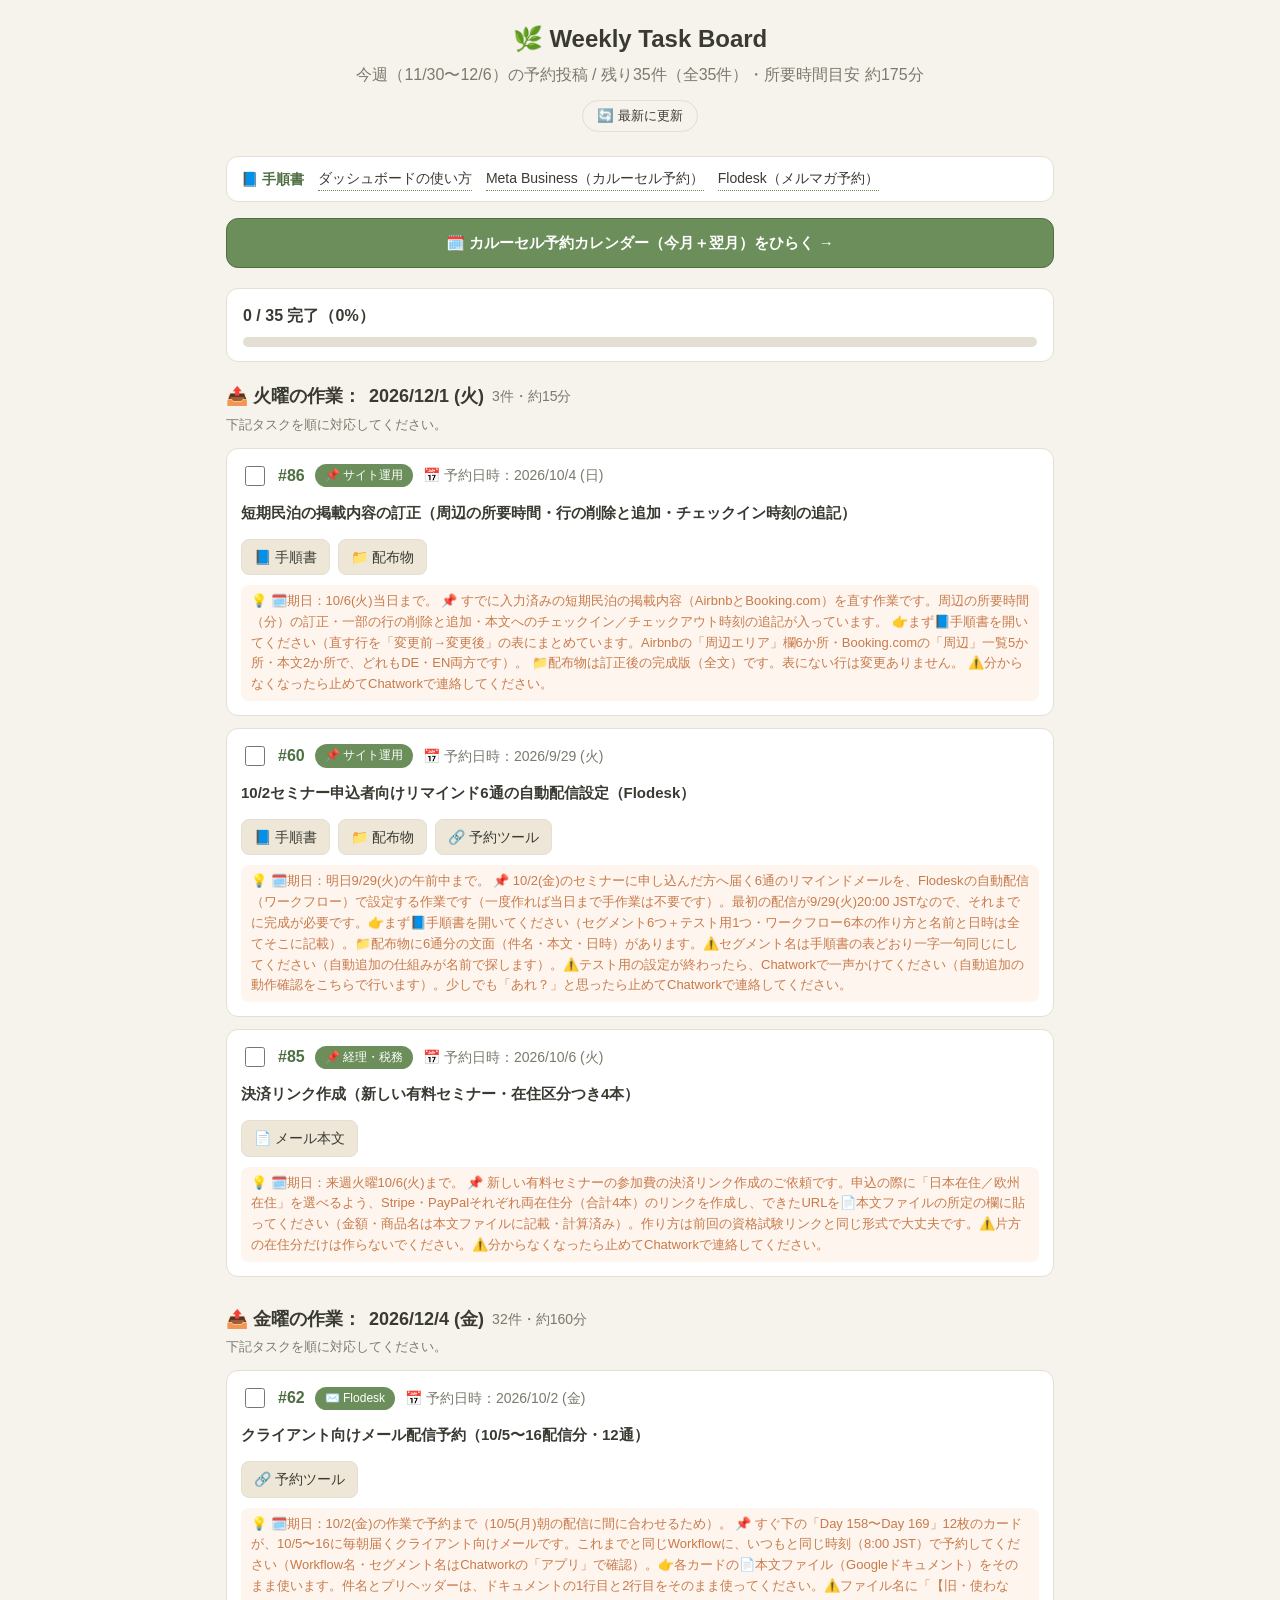
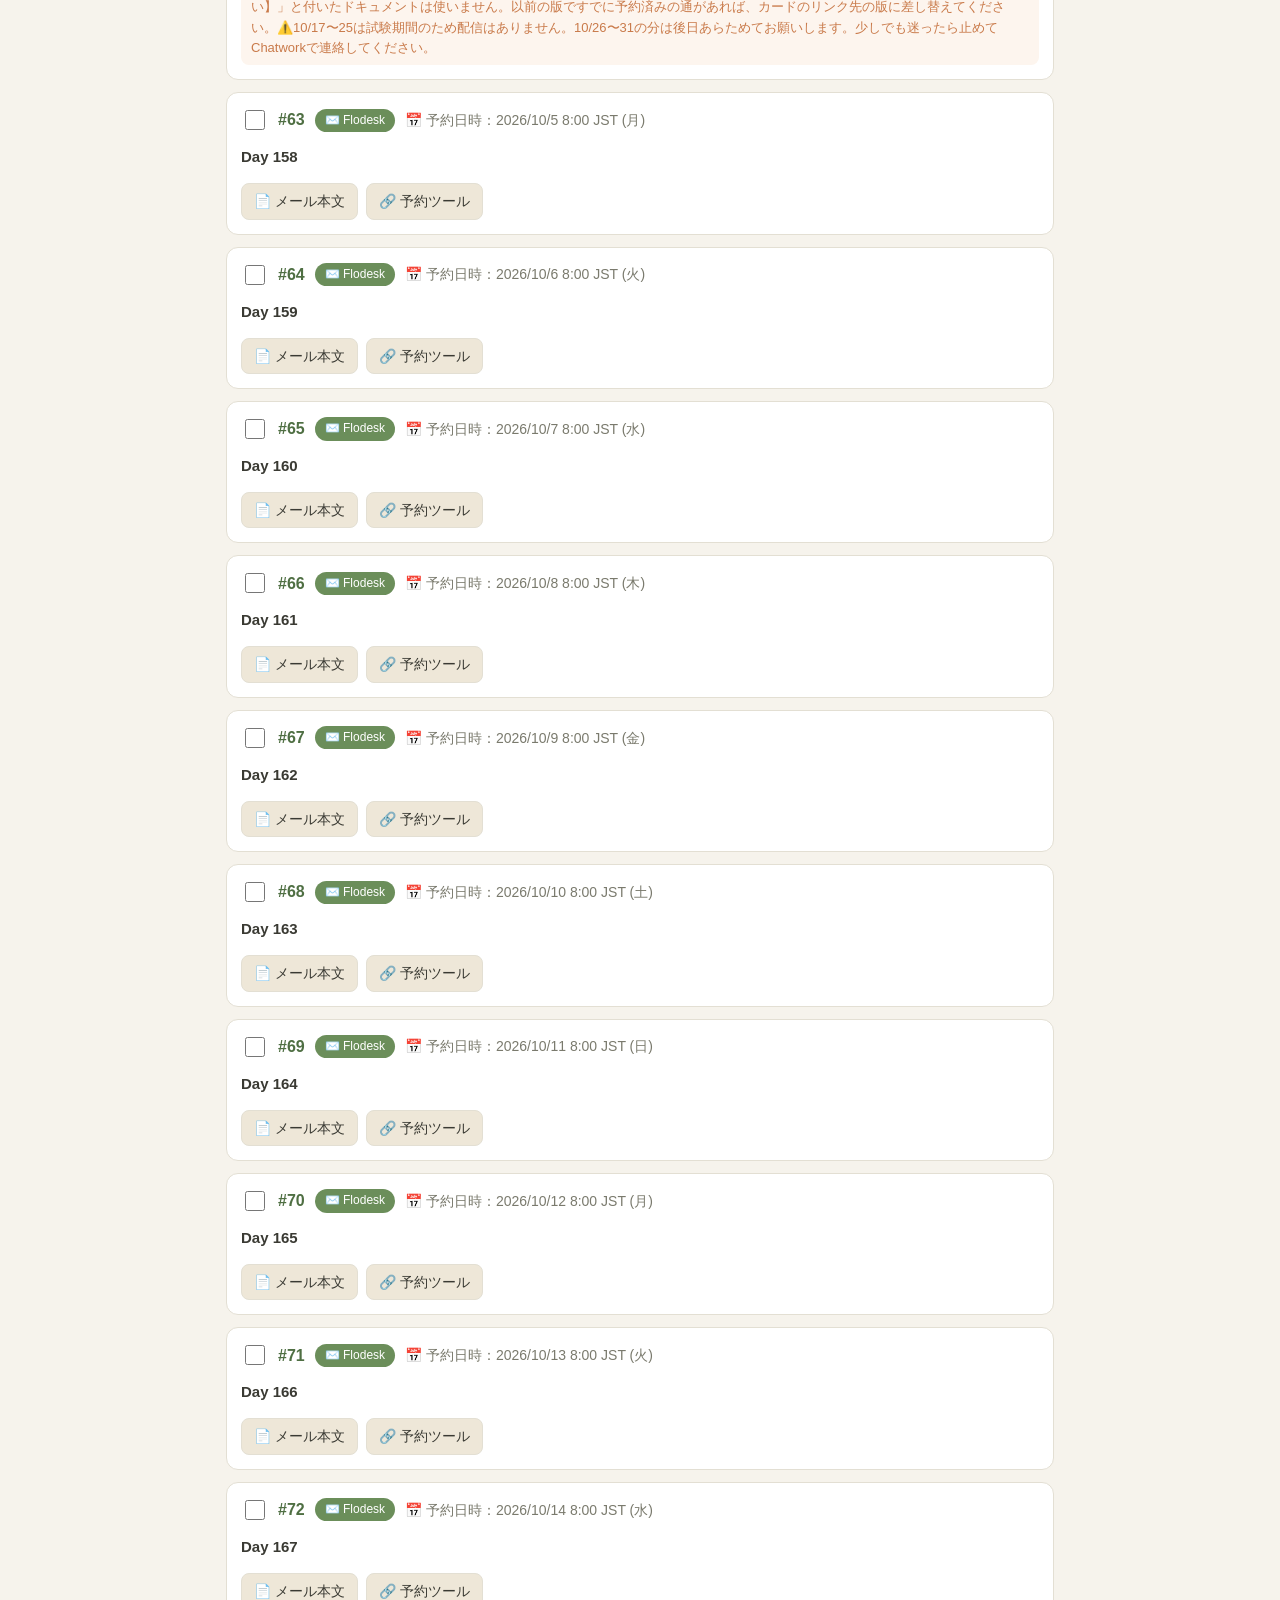
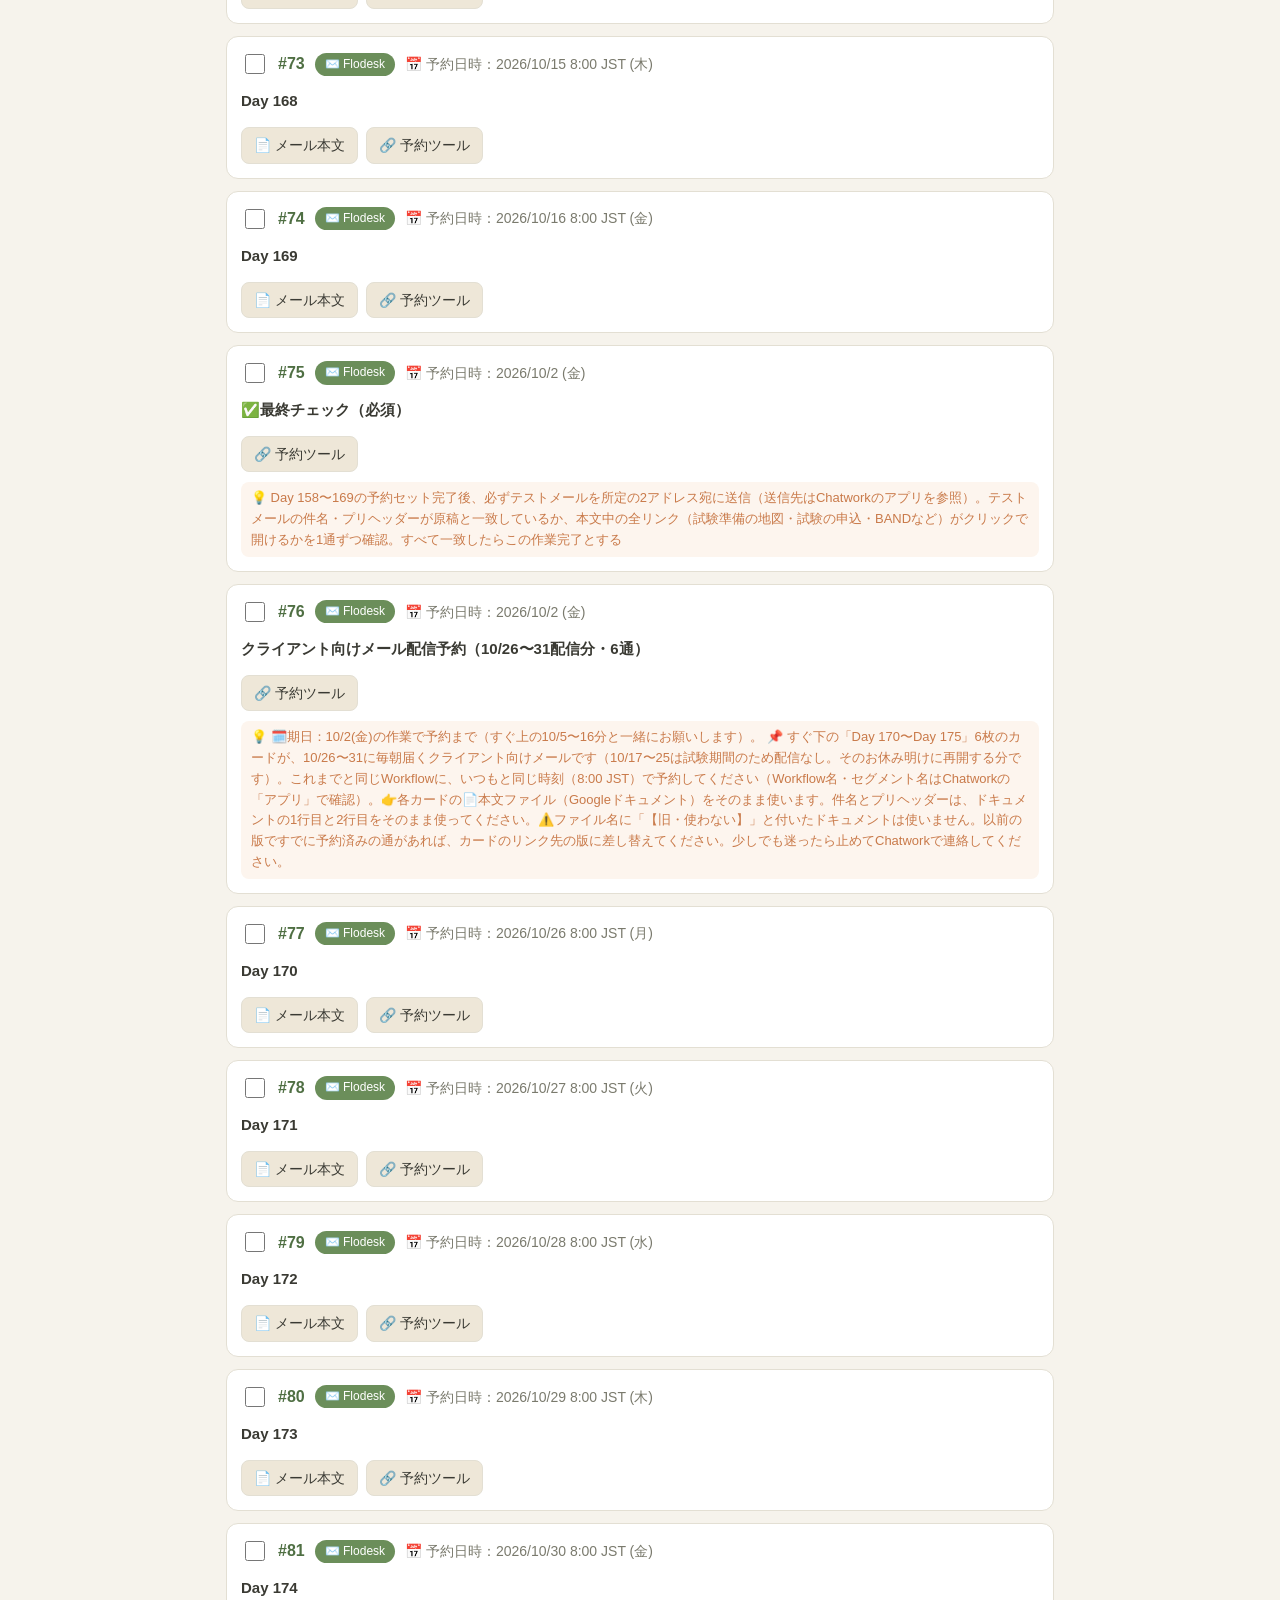
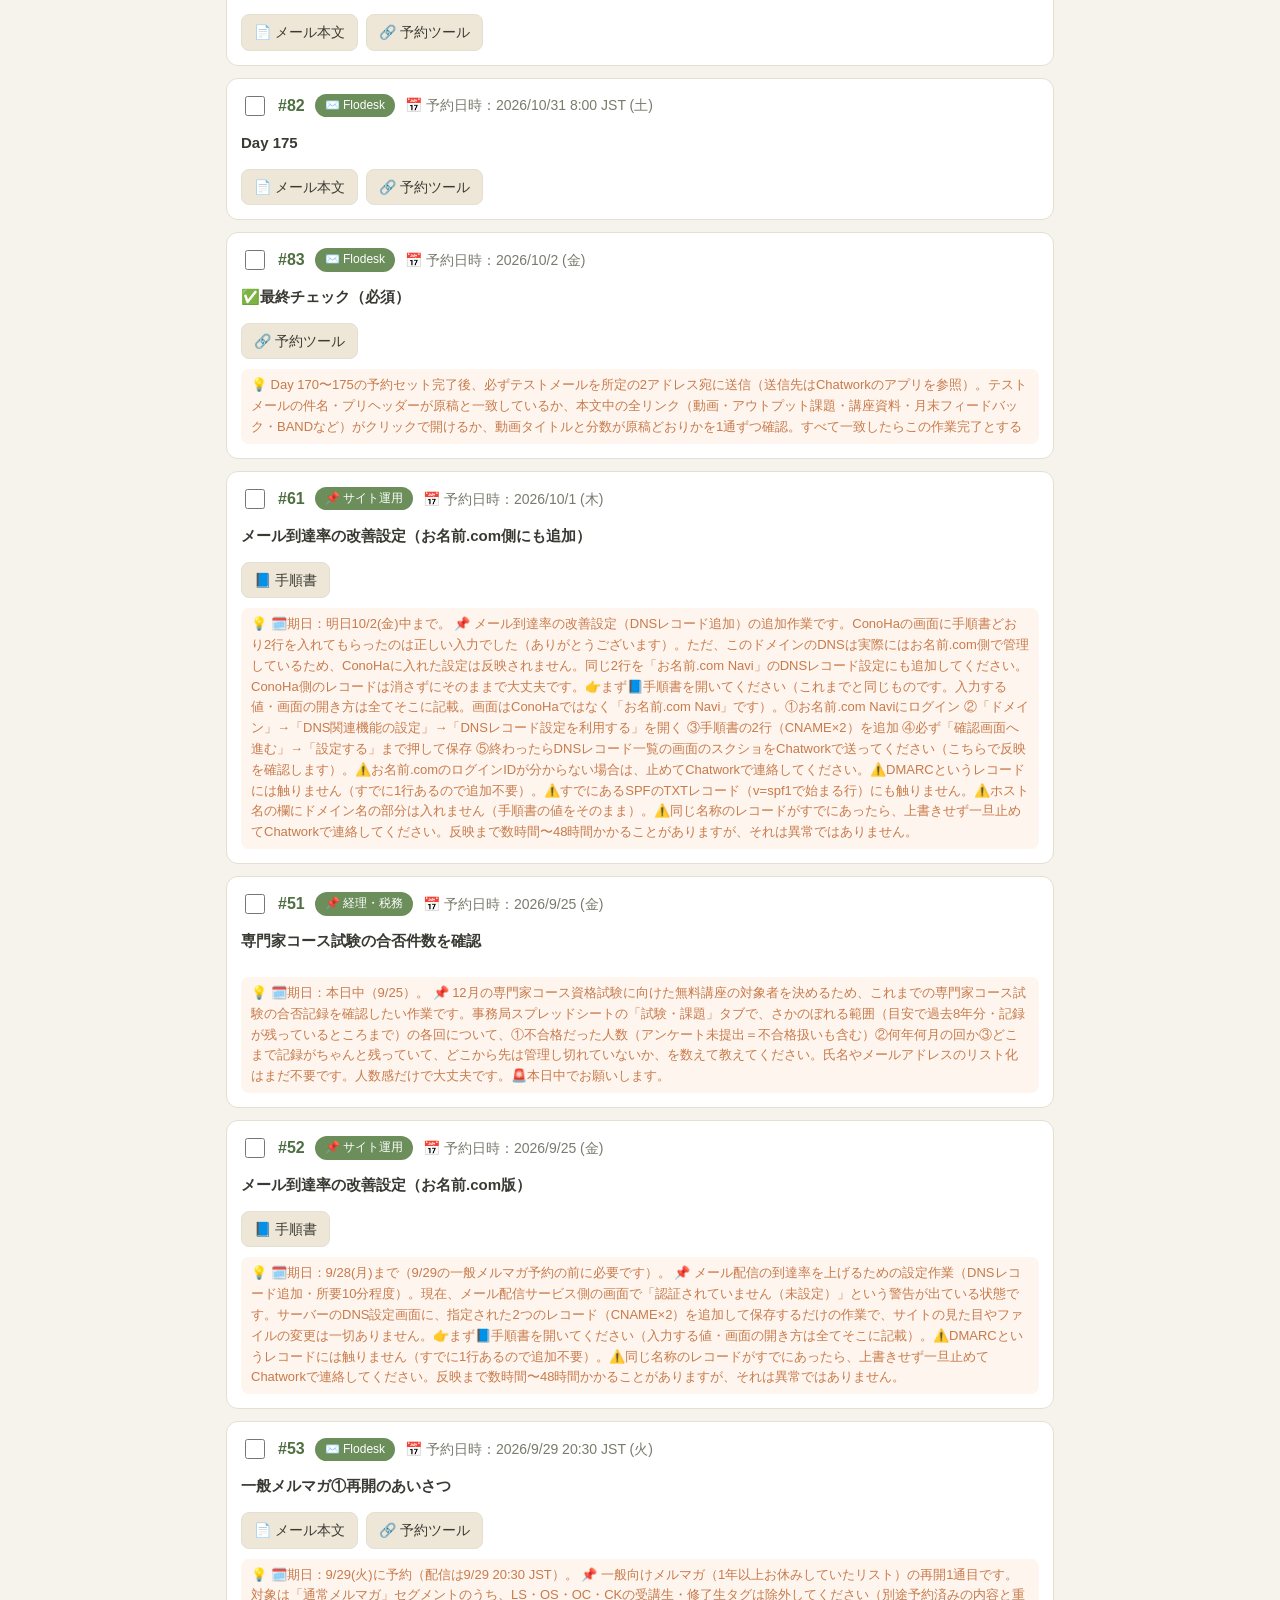
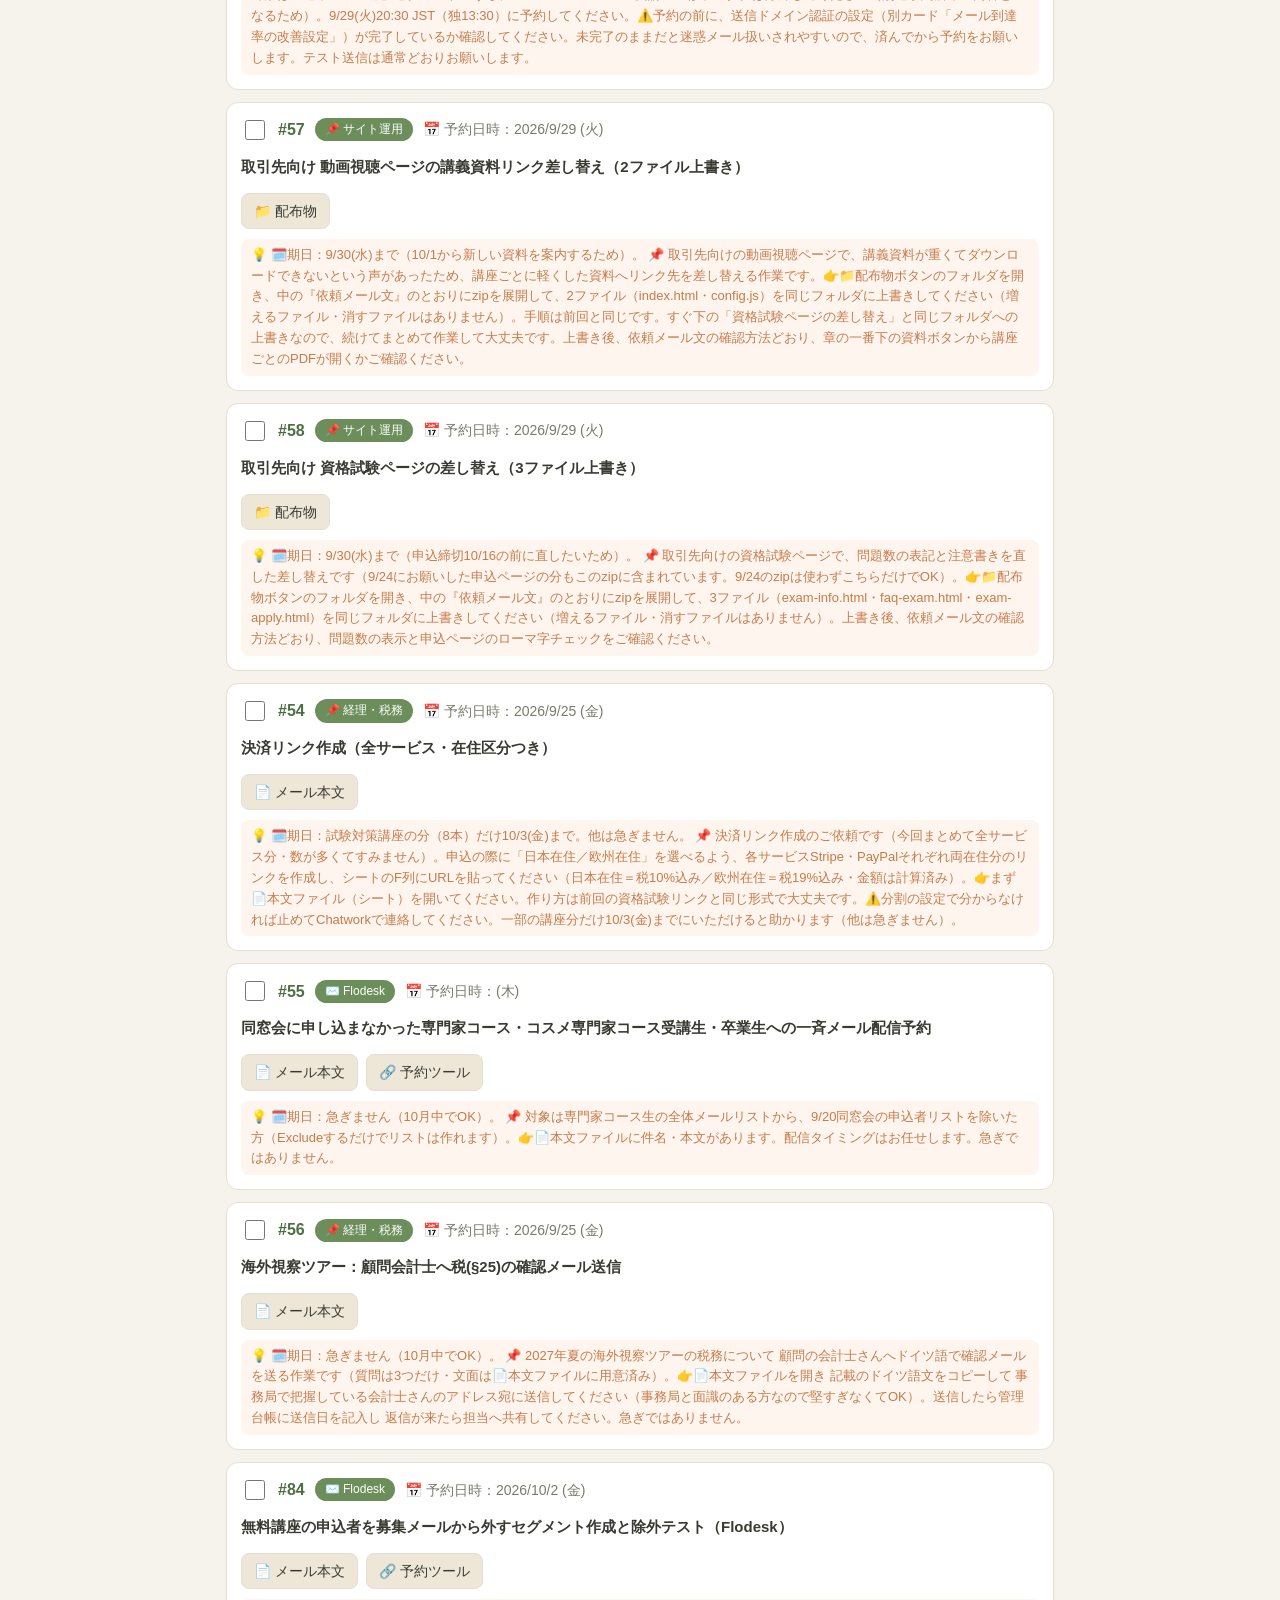
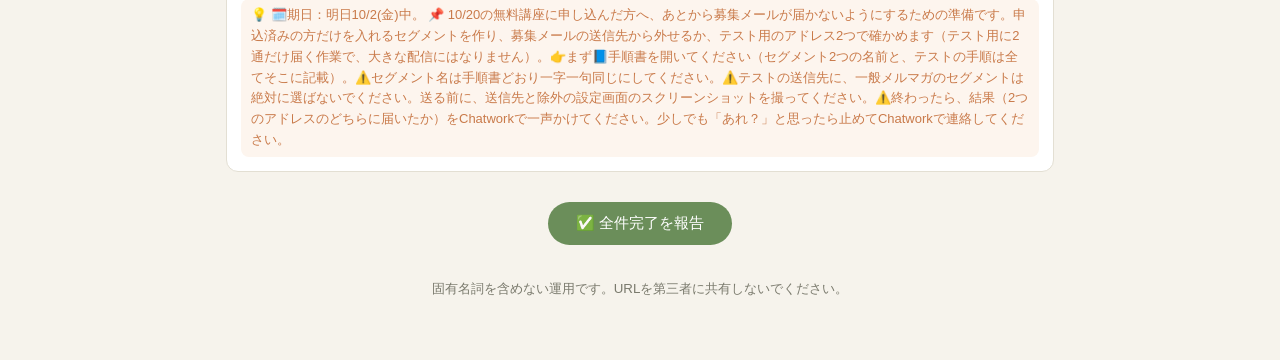
<file: index.html>
<!DOCTYPE html>
<html lang="ja">
<head>
<meta charset="UTF-8">
<meta name="viewport" content="width=device-width, initial-scale=1.0">
<meta name="robots" content="noindex, nofollow">
<title>Weekly Task Board</title>
<link rel="stylesheet" href="style.css">
</head>
<body>
<main class="container">
  <header class="head">
    <h1>🌿 Weekly Task Board</h1>
    <p class="sub" id="weekLabel">読み込み中...</p>
    <button id="reloadBtn" class="btn-ghost" type="button">🔄 最新に更新</button>
  </header>

  <nav class="manual-bar" aria-label="マニュアル">
    <span class="manual-label">📘 手順書</span>
    <a href="manuals/dashboard.html" target="_blank" rel="noopener">ダッシュボードの使い方</a>
    <a href="manuals/meta-business.html" target="_blank" rel="noopener">Meta Business（カルーセル予約）</a>
    <a href="manuals/flodesk.html" target="_blank" rel="noopener">Flodesk（メルマガ予約）</a>
  </nav>

  <a href="carousel-calendar.html" class="calendar-link">🗓️ カルーセル予約カレンダー（今月＋翌月）をひらく →</a>

  <section class="progress-wrap">
    <div class="progress-text" id="progressText">0 / 0 完了（0%）</div>
    <div class="progress-bar"><div class="progress-fill" id="progressFill"></div></div>
  </section>

  <section class="batch" id="batchTue" hidden>
    <h2>📤 火曜の作業：<span id="tueDate"></span> <span class="count" id="countTue"></span></h2>
    <p class="batch-note">下記タスクを順に対応してください。</p>
    <div class="cards" id="cardsTue"></div>
  </section>

  <section class="batch" id="batchFri" hidden>
    <h2>📤 金曜の作業：<span id="friDate"></span> <span class="count" id="countFri"></span></h2>
    <p class="batch-note">下記タスクを順に対応してください。</p>
    <div class="cards" id="cardsFri"></div>
  </section>

  <section class="batch" id="batchCarousel" hidden>
    <h2>📷 Metaカルーセル予約 <span class="batch-theme">Instagram予約投稿（朝6:00 JST／平日のみ）</span> <span class="count" id="countCarousel"></span></h2>
    <p class="batch-note">Meta Business Suiteから、各カルーセルを「📅予約日時」にセットして予約投稿します。最終ページに必ず<a href="https://drive.google.com/drive/folders/1nmox_E8xl85qJ2XZ9IUjKljY-9TbOcFv" target="_blank" rel="noopener">📁 共通CTA</a>を追加。<a href="https://docs.google.com/document/d/1H8rCPkJXOXtBJvv2Eh6ZdHAmcsFP2q21BINLnGHMwQE" target="_blank" rel="noopener">📝 共通キャプション</a>を貼り付け。</p>
    <div class="cards" id="cardsCarousel"></div>
  </section>

  <section class="done-wrap">
    <button id="doneAllBtn" class="btn-primary" type="button">✅ 全件完了を報告</button>
    <p class="done-msg" id="doneMsg" hidden>おつかれさまでした！📧 完了報告メールの下書きが開きます。内容を確認して「送信」を押してください 🌱（メーラーが開かない場合はお知らせください）</p>
  </section>

  <footer class="foot">
    <small>固有名詞を含めない運用です。URLを第三者に共有しないでください。</small>
  </footer>
</main>

<script src="config.js"></script>
<script src="script.js"></script>
</body>
</html>
</file>
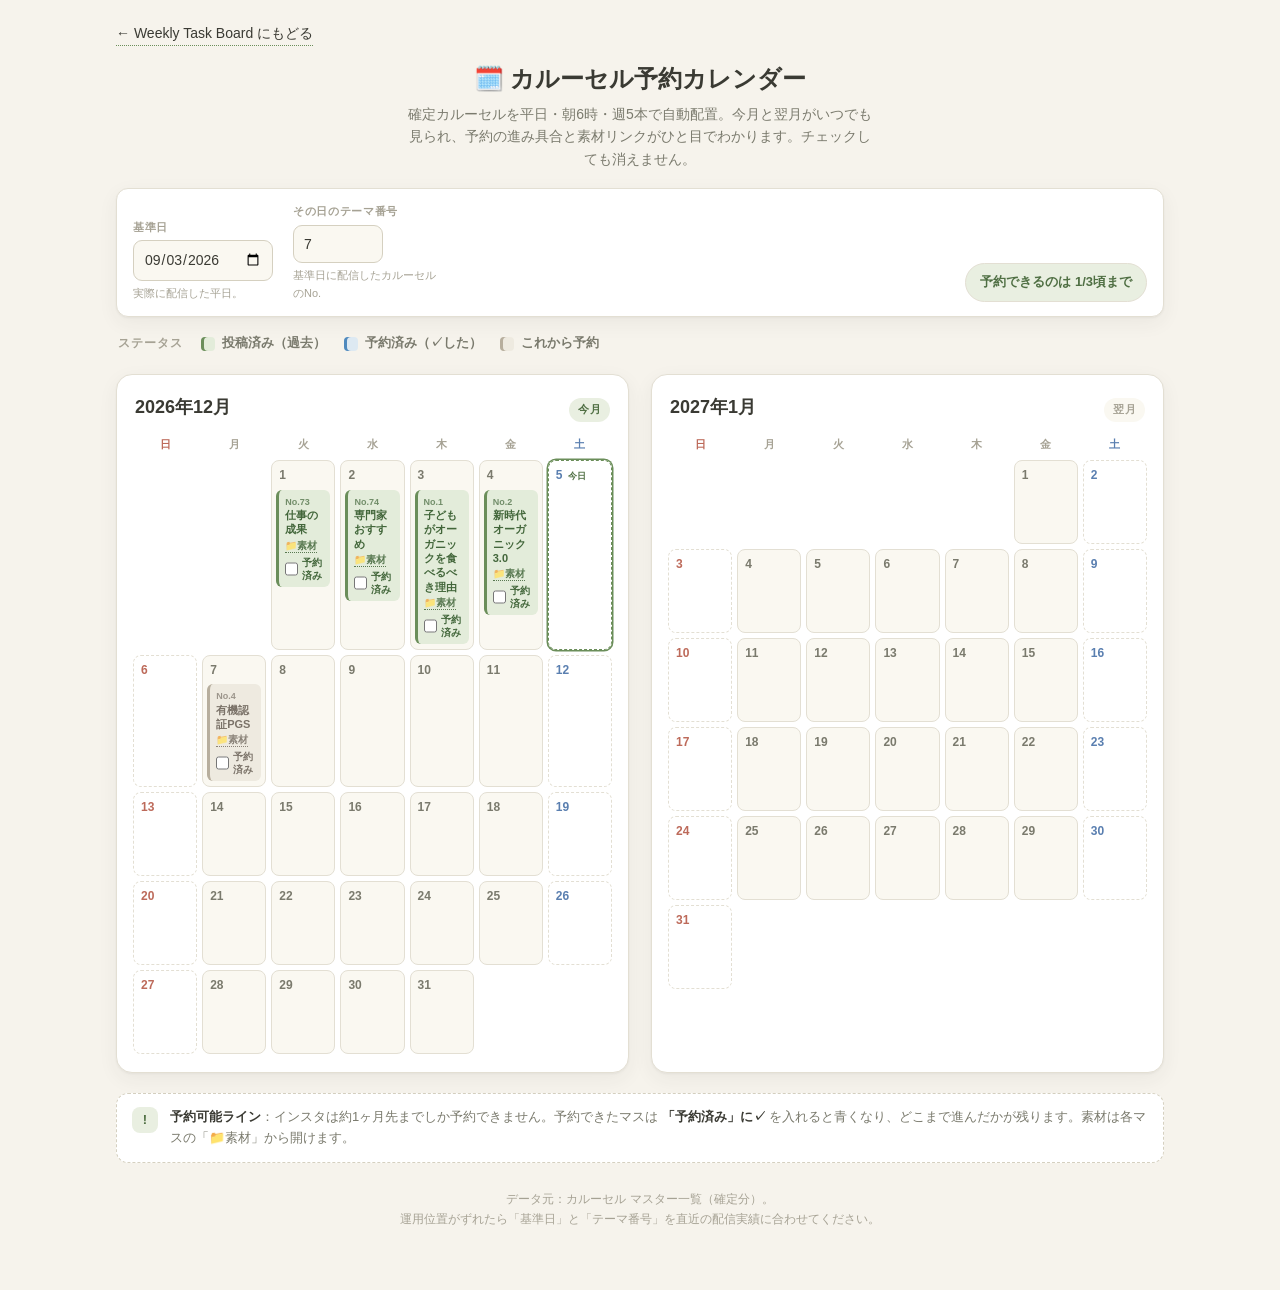
<file: carousel-calendar.html>
<!DOCTYPE html>
<html lang="ja">
<head>
<meta charset="UTF-8">
<meta name="viewport" content="width=device-width, initial-scale=1.0">
<meta name="robots" content="noindex, nofollow">
<title>カルーセル予約カレンダー</title>
<style>
  :root{
    --bg:#f6f3ec; --card:#ffffff; --card-2:#faf8f1;
    --ink:#3a3a33; --muted:#7a7a6d; --faint:#a6a294;
    --accent:#6b8e5a; --accent-dark:#4f6f43; --accent-soft:#e9efe1;
    --line:#e3dfd3; --line-strong:#d5d0c0; --warn:#c97a4a; --tip:#f0ead8;
    --s-plan-bg:#eeeae0;   --s-plan-ink:#7a7268;   --s-plan-bar:#b7ae9d;
    --s-booked-bg:#dde9f2;  --s-booked-ink:#2f6088; --s-booked-bar:#4f89bd;
    --s-done-bg:#e3ecda;    --s-done-ink:#42663a;   --s-done-bar:#6b8e5a;
    --shadow:0 1px 2px rgba(58,58,51,.05), 0 6px 20px rgba(58,58,51,.06);
  }
  *{box-sizing:border-box}
  html,body{margin:0;padding:0;background:var(--bg);color:var(--ink);
    font-family:-apple-system,BlinkMacSystemFont,"Hiragino Sans","Noto Sans JP",sans-serif;line-height:1.6}
  .container{max-width:1080px;margin:0 auto;padding:20px 16px 60px}

  .head{text-align:center;margin-bottom:18px}
  .head h1{margin:0 0 4px;font-size:24px}
  .head .sub{color:var(--muted);margin:0 auto;max-width:60ch;font-size:14px}
  .backlink{display:inline-block;margin-bottom:14px;font-size:14px;color:var(--ink);text-decoration:none;border-bottom:1px dotted var(--accent);padding-bottom:1px}
  .backlink:hover{color:var(--accent-dark)}

  .controls{display:flex;flex-wrap:wrap;gap:12px 20px;align-items:flex-end;background:var(--card);border:1px solid var(--line);border-radius:12px;padding:14px 16px;margin-bottom:16px;box-shadow:var(--shadow)}
  .field{display:flex;flex-direction:column;gap:4px}
  .field label{font-size:11px;letter-spacing:.06em;text-transform:uppercase;color:var(--faint);font-weight:700}
  .field input{font:inherit;font-size:14px;padding:7px 10px;border:1px solid var(--line-strong);border-radius:9px;background:var(--card-2);color:var(--ink)}
  .field .hint{font-size:11px;color:var(--faint);max-width:24ch}
  .cyclebadge{margin-left:auto;font-size:13px;color:var(--accent-dark);background:var(--accent-soft);border:1px solid var(--line);border-radius:999px;padding:8px 14px;font-weight:600}

  .legend{display:flex;flex-wrap:wrap;gap:10px 18px;align-items:center;margin:2px 2px 20px}
  .legend .lbl{font-size:12px;letter-spacing:.08em;color:var(--faint);text-transform:uppercase;font-weight:700}
  .chip-key{display:inline-flex;align-items:center;gap:7px;font-size:13px;font-weight:600;color:var(--muted)}
  .swatch{width:14px;height:14px;border-radius:4px}
  .sw-plan{background:var(--s-plan-bg);box-shadow:inset 3px 0 0 var(--s-plan-bar)}
  .sw-booked{background:var(--s-booked-bg);box-shadow:inset 3px 0 0 var(--s-booked-bar)}
  .sw-done{background:var(--s-done-bg);box-shadow:inset 3px 0 0 var(--s-done-bar)}

  .months{display:grid;grid-template-columns:1fr 1fr;gap:22px}
  @media(max-width:820px){.months{grid-template-columns:1fr}}
  .month{background:var(--card);border:1px solid var(--line);border-radius:16px;padding:16px 16px 18px;box-shadow:var(--shadow)}
  .month h2{display:flex;align-items:baseline;gap:10px;margin:2px 2px 12px;font-size:18px}
  .month h2 .tag{margin-left:auto;font-size:11px;font-weight:700;padding:3px 9px;border-radius:999px;letter-spacing:.04em}
  .tag.now{color:var(--accent-dark);background:var(--accent-soft)}
  .tag.next{color:var(--faint);background:var(--card-2)}

  .dow{display:grid;grid-template-columns:repeat(7,1fr);gap:5px;margin-bottom:5px}
  .dow span{text-align:center;font-size:11px;font-weight:700;color:var(--faint);padding:2px 0}
  .dow span.sun{color:#bd6a5a}.dow span.sat{color:#5a7fb0}
  .grid{display:grid;grid-template-columns:repeat(7,1fr);gap:5px}
  .cell{min-height:84px;background:var(--card-2);border:1px solid var(--line);border-radius:8px;padding:4px 4px 5px;display:flex;flex-direction:column;gap:3px}
  .cell.empty{background:transparent;border:none}
  .cell.weekend{background:transparent;border:1px dashed var(--line)}
  .cell .dnum{font-size:12px;font-weight:700;color:var(--muted);font-variant-numeric:tabular-nums;padding:1px 3px}
  .cell.sun .dnum{color:#bd6a5a}.cell.sat .dnum{color:#5a7fb0}
  .cell.today{border-color:var(--accent);box-shadow:0 0 0 1.5px var(--accent)}
  .cell.today .dnum::after{content:"今日";font-size:9px;margin-left:5px;color:var(--accent-dark);font-weight:800}

  .post{border-radius:6px;padding:4px 6px 5px;font-size:11px;line-height:1.3;font-weight:600;border-left:3px solid}
  .post .no{font-size:9px;font-weight:800;opacity:.7}
  .post .th{display:block}
  .post a.mat{display:inline-block;margin-top:2px;font-size:10px;font-weight:700;text-decoration:none;color:inherit;opacity:.85;border-bottom:1px dotted currentColor}
  .post .book{display:flex;align-items:center;gap:4px;margin-top:3px;font-size:10px;font-weight:700;cursor:pointer;user-select:none}
  .post .book input{margin:0;width:14px;height:14px;accent-color:var(--s-booked-bar)}
  .p-plan{background:var(--s-plan-bg);color:var(--s-plan-ink);border-color:var(--s-plan-bar)}
  .p-booked{background:var(--s-booked-bg);color:var(--s-booked-ink);border-color:var(--s-booked-bar)}
  .p-done{background:var(--s-done-bg);color:var(--s-done-ink);border-color:var(--s-done-bar)}

  .horizon{margin:20px 0 0;display:flex;gap:12px;align-items:flex-start;background:var(--card);border:1px dashed var(--line-strong);border-radius:12px;padding:13px 15px;font-size:13px;color:var(--muted)}
  .horizon b{color:var(--ink)}
  .horizon .ic{flex:none;width:26px;height:26px;border-radius:8px;background:var(--accent-soft);color:var(--accent-dark);display:grid;place-items:center;font-weight:900}
  .foot{text-align:center;margin-top:26px;color:var(--faint);font-size:12px;line-height:1.7}
</style>
</head>
<body>
<main class="container">
  <a class="backlink" href="index.html">← Weekly Task Board にもどる</a>
  <header class="head">
    <h1>🗓️ カルーセル予約カレンダー</h1>
    <p class="sub">確定カルーセルを平日・朝6時・週5本で自動配置。今月と翌月がいつでも見られ、予約の進み具合と素材リンクがひと目でわかります。チェックしても消えません。</p>
  </header>

  <div class="controls">
    <div class="field">
      <label>基準日</label>
      <input id="anchorDate" type="date" value="2026-09-03">
      <span class="hint">実際に配信した平日。</span>
    </div>
    <div class="field">
      <label>その日のテーマ番号</label>
      <input id="anchorNo" type="number" min="1" max="99" value="7" style="width:90px">
      <span class="hint">基準日に配信したカルーセルのNo.</span>
    </div>
    <div class="cyclebadge" id="cycleInfo">—</div>
  </div>

  <div class="legend">
    <span class="lbl">ステータス</span>
    <span class="chip-key"><span class="swatch sw-done"></span>投稿済み（過去）</span>
    <span class="chip-key"><span class="swatch sw-booked"></span>予約済み（✓した）</span>
    <span class="chip-key"><span class="swatch sw-plan"></span>これから予約</span>
  </div>

  <div class="months" id="months"></div>

  <div class="horizon">
    <span class="ic">!</span>
    <div><b>予約可能ライン</b>：インスタは約1ヶ月先までしか予約できません。予約できたマスは <b>「予約済み」に✓</b> を入れると青くなり、どこまで進んだかが残ります。素材は各マスの「📁素材」から開けます。</div>
  </div>

  <footer class="foot">
    データ元：カルーセル マスター一覧（確定分）。<br>
    運用位置がずれたら「基準日」と「テーマ番号」を直近の配信実績に合わせてください。
  </footer>
</main>

<script>
  const F="https://drive.google.com/drive/folders/";
  const CAROUSELS=[
    [1,"子どもがオーガニックを食べるべき理由","1Bccj3zwmqMGlAEDnpgnaOqtC5nTIDfTg"],
    [2,"新時代 オーガニック3.0","1YCiYSpJdR4rWHx2qsa4pKKBcD4_bmIiK"],
    [4,"有機認証PGS","1n2Rf-_Uo1Fw3E_creLskHgNVkvH1Bn14"],
    [5,"オーガニックコスメ","15r08DXdzry8wIZN3Uh9v6997LtwiQ0eQ"],
    [6,"オーガニックライフ","1vypXbG7uSMAYZLQctcFgr3K0TuxffE8R"],
    [7,"世界最高峰オーガニック","1olyp-aGM_3cyNT03JlEzE0GU_YW1fQsF"],
    [8,"オーガニックホテル","10-NeyyGW2pMrCLdkZV8_MrMhf7_IU7zF"],
    [9,"オーガニックコットン","1xC-JYPlH7awgP9r4wftwrJZDbGBO8O2D"],
    [10,"オーガニックは見た目でわかる？","18uMdj4_vRjYJAkKn7ScCFwMRK_EUHDHS"],
    [11,"買い物でのオーガニックの割合","1RTS1d8EBt1oxo7rdHudgO8yye0cXrtZc"],
    [12,"オーガニックでSDGs達成","1RebXEH2hdq-0EJiX-ysD3yMiLQjRtdC9"],
    [13,"有機卵","1oPy16gU-2ZUwPgSimPb3Gxr8BrtJNyb-"],
    [14,"肉消費の影響","1SmtZkoEJA-ZUx5TdGHoSLAdYLkFUAeI4"],
    [15,"オーガニック農地は世界の1.6%","1_mVEJV228ZdoWNtHQWL4K4liN6MpXIcf"],
    [16,"格安ファッションと遺伝子組換えコットン","1cUQ6c-KlQIcLoqzfcpC_xW7Jc2t4-27z"],
    [17,"有機・オーガニック・ビオの違い","1WnmPO3eGPdNrV8K5tnX8h5r2TT-4E0nC"],
    [18,"オーガニックvs石油系コスメ","1q1BGAT4hgT2b8VOJ1nQ97t7fR8mCQytH"],
    [19,"地球温暖化を緩和","1qh0ufBGOzt9Ahz_iXY3bl9MHToPcnlbj"],
    [20,"オーガニックは適正価格","1N_JuSlVBq90g9Ex_zMLKX6d4Q9XmImZj"],
    [21,"植物性ミルク","1Ks7HVeo6cj000m8ZczZG8A1Ec8p37R4s"],
    [22,"オーガニックコスメと肌老化","1Fv_2A_vmOJIDOl5DZd3T4r6zz5dh6yCe"],
    [23,"オーガニックの力","1TjVdEGhtxoJ2_7LZ5TjXCzj3YD1RudEC"],
    [24,"世界で一番怖いものは「無知」","1L4B_jeynKE2MzQbeNGoGIWiOWBVVVq-M"],
    [25,"オーガニック食材と電子レンジ","1sJSJaQ7xDCKqh7rkJtwBmTDTKtK3TrJm"],
    [26,"有機卵と平飼い卵","1X5KAcV6fcOtSpoGVKSNW2_4s1C8ol6o6"],
    [27,"オーガニックを生んだ偉人","1wxBaN2Syyvji4o8iVjfw1CC1WJ9Oe3RE"],
    [28,"残留農薬ランキング","1xJpwBGsuCs8gx3d-Vbxy7DEZ5pD4Xk3N"],
    [29,"野草","151rKS_tll2k3loXGUqa2pPWTOgozfcgK"],
    [30,"病院がオーガニックを導入","1cgGSYv6p5bd4uaOhA02rPayyPWM8fRLm"],
    [33,"ファッションがもたらす地球への影響","1309Hy5ClO1okLV1UbPaOfdHKuHY4yqQL"],
    [34,"オーガニック給食","1aeratp16Wd7pZx6knXYgrdyDjXz0eAk2"],
    [35,"オーガニックが整腸に欠かせない訳","11fpIFquTa3XXmQmUG_Q1t8DEfzEYH_1p"],
    [36,"有機食材がないときどうする","1jumLyYsNiaBs8IM45ZijNipIH8YNrJq1"],
    [37,"グリホサート","1TjqIYqB5Q7mt-lWlm7IDoWy3iBMMr3_x"],
    [38,"残留農薬のデトックスに有機食品","1WWkiJKVwK_8d1rgfAlXUSLsczkp19hGa"],
    [39,"オーガニックだけで世界人口90億人を養える","1cPyvkWT8W-dzNzG52snVmUIIaISfxcDl"],
    [40,"ドイツと日本の消費者意識の違い","1Br0h0owmxsQSHQavW1RstuIz8yNf3MHP"],
    [41,"ドイツのオーガニック政策","1maZ6MUObgVCWoG6cNJdo6tMvUJkgyqWk"],
    [42,"グリホサートとがん","1PnwAkOwNXuyB21ATu7accx9ecHyYCyFd"],
    [43,"近代畜産とは","1lliX9p71GDBB0GYrjlgXXk8LJhpz9bct"],
    [44,"ウイルスを強毒化する近代畜産","1dY2DfXZDJgcym5Npi5Taj_Kj2leqLlgd"],
    [45,"海洋プラスチック問題","17_ZrDsKayVmYXchL2rclDFMdYF9KY_95"],
    [46,"水にもオーガニックが存在する","1sJdylB0dOqgaVLI3cxrsHAeTOeQWiBR-"],
    [47,"生命の源を守るオーガニック","1Mq90Yv4ladq-RA8sG_ePHs3AF7JGBL2T"],
    [48,"引用：有機生産者は税金が注がれるべき対象","1Vn3bwLHCwSYHzd00k8dc96Dv4fqNymSb"],
    [49,"引用：真の社会貢献","1FCM1FpXI8VxyCpskuJ2YOY5QIput7ZBv"],
    [50,"引用：セルフケア＝自己中","1JHlU85a6vZNSC5BHT7GMkbint5Zo_R_p"],
    [51,"オーガニックは高くない","1Y2AllYpi7rXCE5VaXsC36qIiapcQKFnB"],
    [52,"オーガニックが予防する病気","1AtjQTJZYEPxLOr_sZKcRmy_n4S_DXgS4"],
    [53,"オーガニックライフ（2）","1nXiI_-6g4jdJG894J3GSo2sF5xLpEoc5"],
    [54,"オーガニック 国内産？外国産？","1OpUKlgby9fdgslCmj25YeKXDcAkImroZ"],
    [55,"オーガニック製品の見分け方","1587191McjP7Sz7y2PquM_vhAlDuS8L1U"],
    [56,"映画で学ぶオーガニック","1aCEif_VLH4IfgvHri3V0j1KKlWRSdSaW"],
    [58,"オーガニックとは","1igQwNyr_v3eLwhW0M8LcDziQl5A7l1xV"],
    [59,"長生きしたいならこれ","1L00R9ga2JbvnMbzAOVMntHkvj2zjCmim"],
    [60,"オーガニックの良さを伝えようとすると","1mgcoTeioGU1CV7rF9DapquNuJPgFMTkk"],
    [61,"オーガニック家庭菜園","1V_LFhH1GxST1Sq-TZyZCDHAcj2dFcUax"],
    [62,"オーガニックコスメのメリット","1qwB-SgaH1hzVOx5uf68qjITRYG6VO8Ze"],
    [63,"オーガニックライフ 今から始めても遅い？","1thtlcZndDvJrIk-qdkX6_rwevazlWs7B"],
    [64,"ぼかしコンポスト","1disDFX8kgyDpBobT6AyCXkdSYexOHkjZ"],
    [65,"安い商品は高額","1jouz00oFsG2KSvcnLQJXgv_GUrIOzMjV"],
    [66,"瞑想","1ymkYc73xSQyD3yDr4aONLPAgZk1V5A8s"],
    [67,"オーガニックがいいのに","1NIfXcVF32ubOKNUCbbaNI2pXA2-SL4q7"],
    [68,"オーガニックコスメだと思って使っていたら","1WF27tQarGSo5DGPhEa11tJI4FLJXAwsr"],
    [69,"オーガニックで生物多様性の保全","1siMO6As6WWkmdbLVxcjJLJaA71X5CeTM"],
    [70,"家族から理解を得るには","1zsfApKZ8N9e77nj6y9DBbFkpFl6MvcTo"],
    [71,"有機食品の7割は認証未取得","1-iI3Sy5zBRH3_I6daVYk-SytGSAUpDLE"],
    [72,"塩のマイクロプラスチック汚染","1j_N1_f3_XGHD9XiVCurrlB0vckUp7Xty"],
    [73,"仕事の成果","1kouZ-ei8RqRgL5s8IfvguzJ6HdruylnC"],
    [74,"専門家おすすめ","104636ozOQTRDMY-lVLjNL5T7m3Jgh8j4"],
  ];

  const $=id=>document.getElementById(id);
  function pad(n){return String(n).padStart(2,"0")}
  function ymd(d){return `${d.getFullYear()}-${pad(d.getMonth()+1)}-${pad(d.getDate())}`}
  function dateOnly(d){return new Date(d.getFullYear(),d.getMonth(),d.getDate())}

  const NOW=dateOnly(new Date());
  const TODAY_STR=ymd(NOW);
  const CUR=new Date(NOW.getFullYear(),NOW.getMonth(),1);
  const NEXT=new Date(NOW.getFullYear(),NOW.getMonth()+1,1);

  let booked={};
  try{booked=JSON.parse(localStorage.getItem("iic_booked")||"{}")}catch(e){booked={}}
  function saveBooked(){try{localStorage.setItem("iic_booked",JSON.stringify(booked))}catch(e){}}

  // 平日数の符号つき差（anchor=0）
  function weekdaysBetween(a,b){
    if(ymd(a)===ymd(b))return 0;
    const step=a<=b?1:-1; let n=0; const cur=new Date(a);
    while(ymd(cur)!==ymd(b)){
      cur.setDate(cur.getDate()+step);
      const wd=cur.getDay();
      if(wd!==0&&wd!==6)n+=step;
    }
    return n;
  }
  function buildSchedule(){
    const anchor=new Date($("anchorDate").value+"T00:00:00");
    const anchorNo=parseInt($("anchorNo").value,10);
    let idx=CAROUSELS.findIndex(c=>c[0]===anchorNo); if(idx<0)idx=0;
    const N=CAROUSELS.length, map={};
    for(let off=-95;off<=95;off++){
      const d=new Date(anchor); d.setDate(d.getDate()+off);
      const wd=d.getDay(); if(wd===0||wd===6)continue;
      const ci=((idx+weekdaysBetween(anchor,d))%N+N)%N;
      map[ymd(d)]=CAROUSELS[ci];
    }
    return map;
  }
  function statusFor(key){
    const d=new Date(key+"T00:00:00");
    if(d<NOW)return "done";
    if(booked[key])return "booked";
    return "plan";
  }
  function renderMonth(base,map,tagCls,tagTxt){
    const y=base.getFullYear(),m=base.getMonth();
    const first=new Date(y,m,1),startDow=first.getDay(),days=new Date(y,m+1,0).getDate();
    let cells="";
    for(let i=0;i<startDow;i++)cells+='<div class="cell empty"></div>';
    for(let dnum=1;dnum<=days;dnum++){
      const d=new Date(y,m,dnum),key=ymd(d),wd=d.getDay(),weekend=(wd===0||wd===6);
      const cl=["cell",weekend?"weekend":"",wd===0?"sun":"",wd===6?"sat":"",key===TODAY_STR?"today":""].filter(Boolean).join(" ");
      let inner=""; const car=map[key];
      if(car&&!weekend){
        const st=statusFor(key), cls={done:"p-done",booked:"p-booked",plan:"p-plan"}[st];
        const checked=booked[key]?"checked":"";
        inner=`<div class="post ${cls}"><span class="no">No.${car[0]}</span><span class="th">${car[1]}</span><a class="mat" href="${F}${car[2]}" target="_blank" rel="noopener">📁素材</a><label class="book"><input type="checkbox" data-key="${key}" ${checked}>予約済み</label></div>`;
      }
      cells+=`<div class="${cl}"><span class="dnum">${dnum}</span>${inner}</div>`;
    }
    return `<section class="month"><h2>${y}年${m+1}月<span class="tag ${tagCls}">${tagTxt}</span></h2>
      <div class="dow"><span class="sun">日</span><span>月</span><span>火</span><span>水</span><span>木</span><span>金</span><span class="sat">土</span></div>
      <div class="grid">${cells}</div></section>`;
  }
  function render(){
    const map=buildSchedule();
    $("months").innerHTML=renderMonth(CUR,map,"now","今月")+renderMonth(NEXT,map,"next","翌月");
    const limit=new Date(NOW); limit.setDate(limit.getDate()+29);
    $("cycleInfo").innerHTML=`予約できるのは <b>${limit.getMonth()+1}/${limit.getDate()}頃まで</b>`;
    document.querySelectorAll('.book input').forEach(cb=>{
      cb.addEventListener('change',e=>{
        const k=e.target.dataset.key;
        if(e.target.checked)booked[k]=true; else delete booked[k];
        saveBooked(); render();
      });
    });
  }
  $("anchorDate").addEventListener('change',render);
  $("anchorNo").addEventListener('input',render);
  render();
</script>
</body>
</html>
</file>
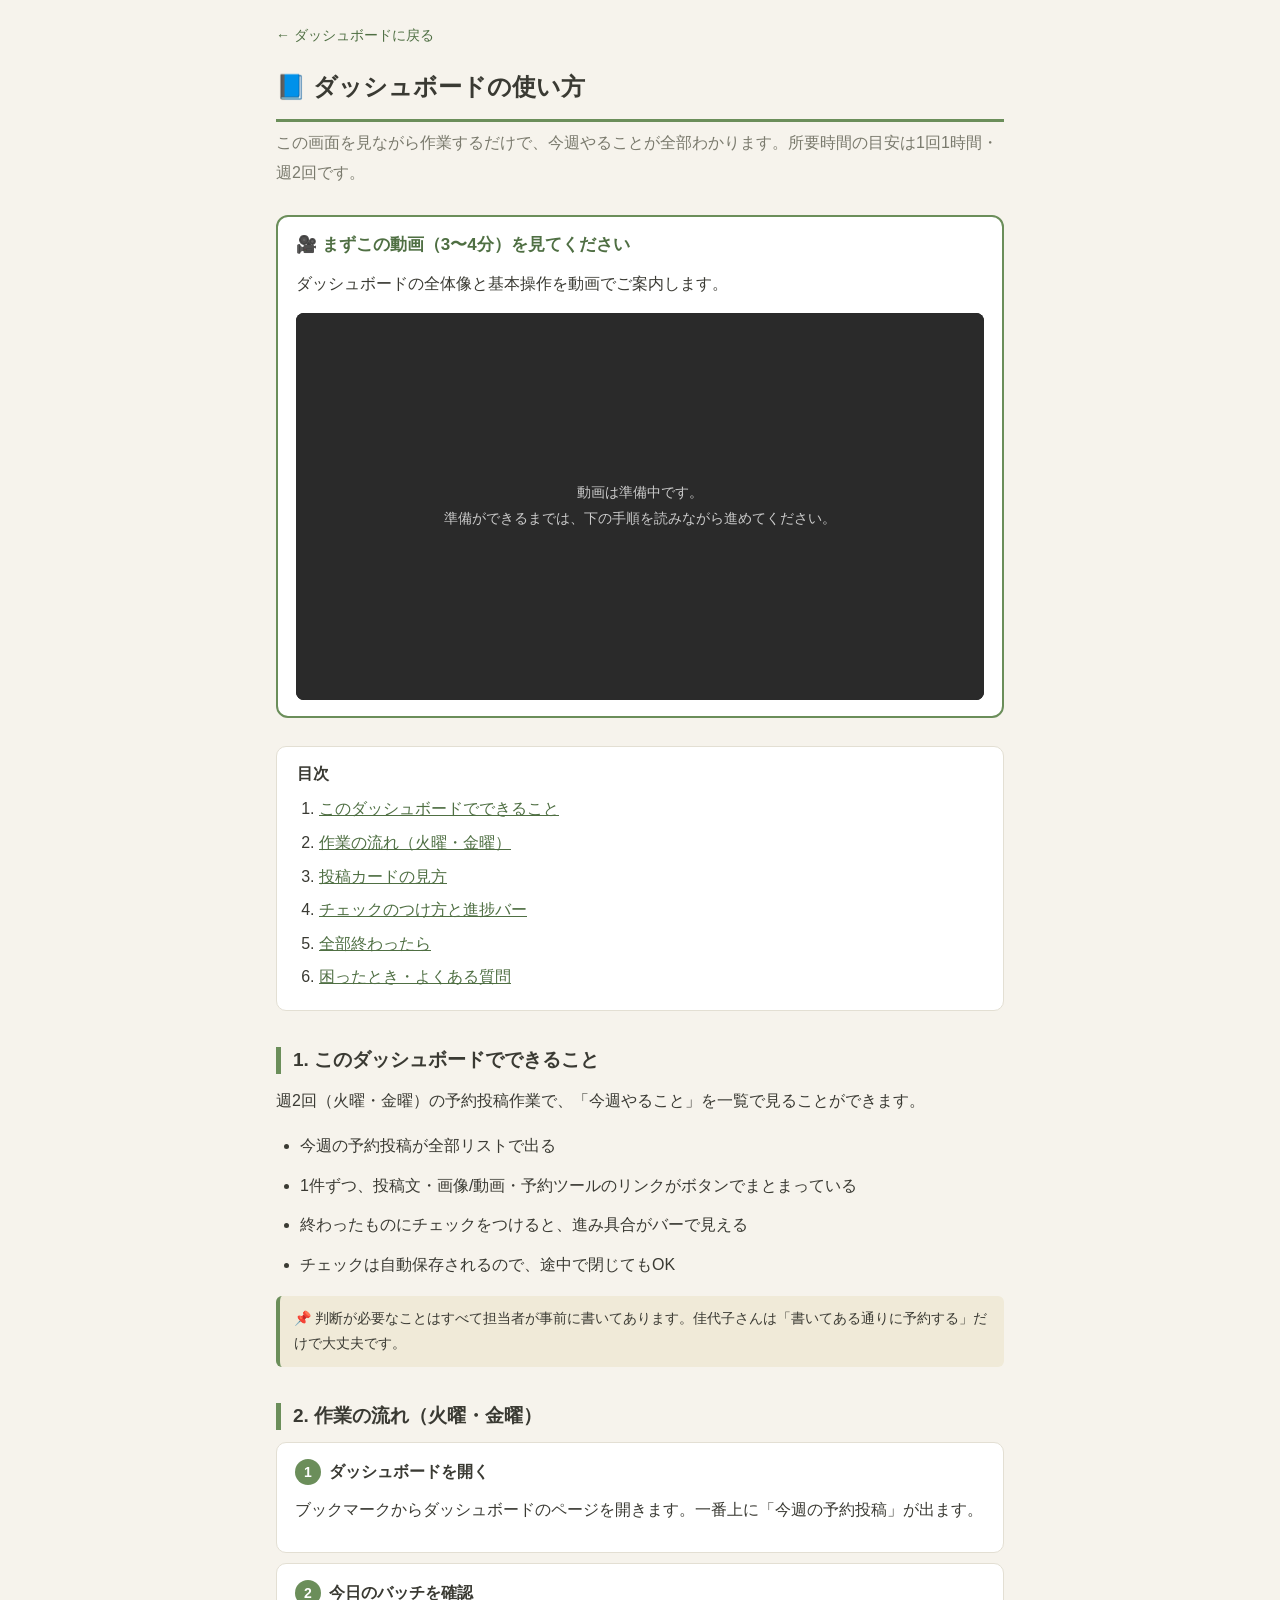
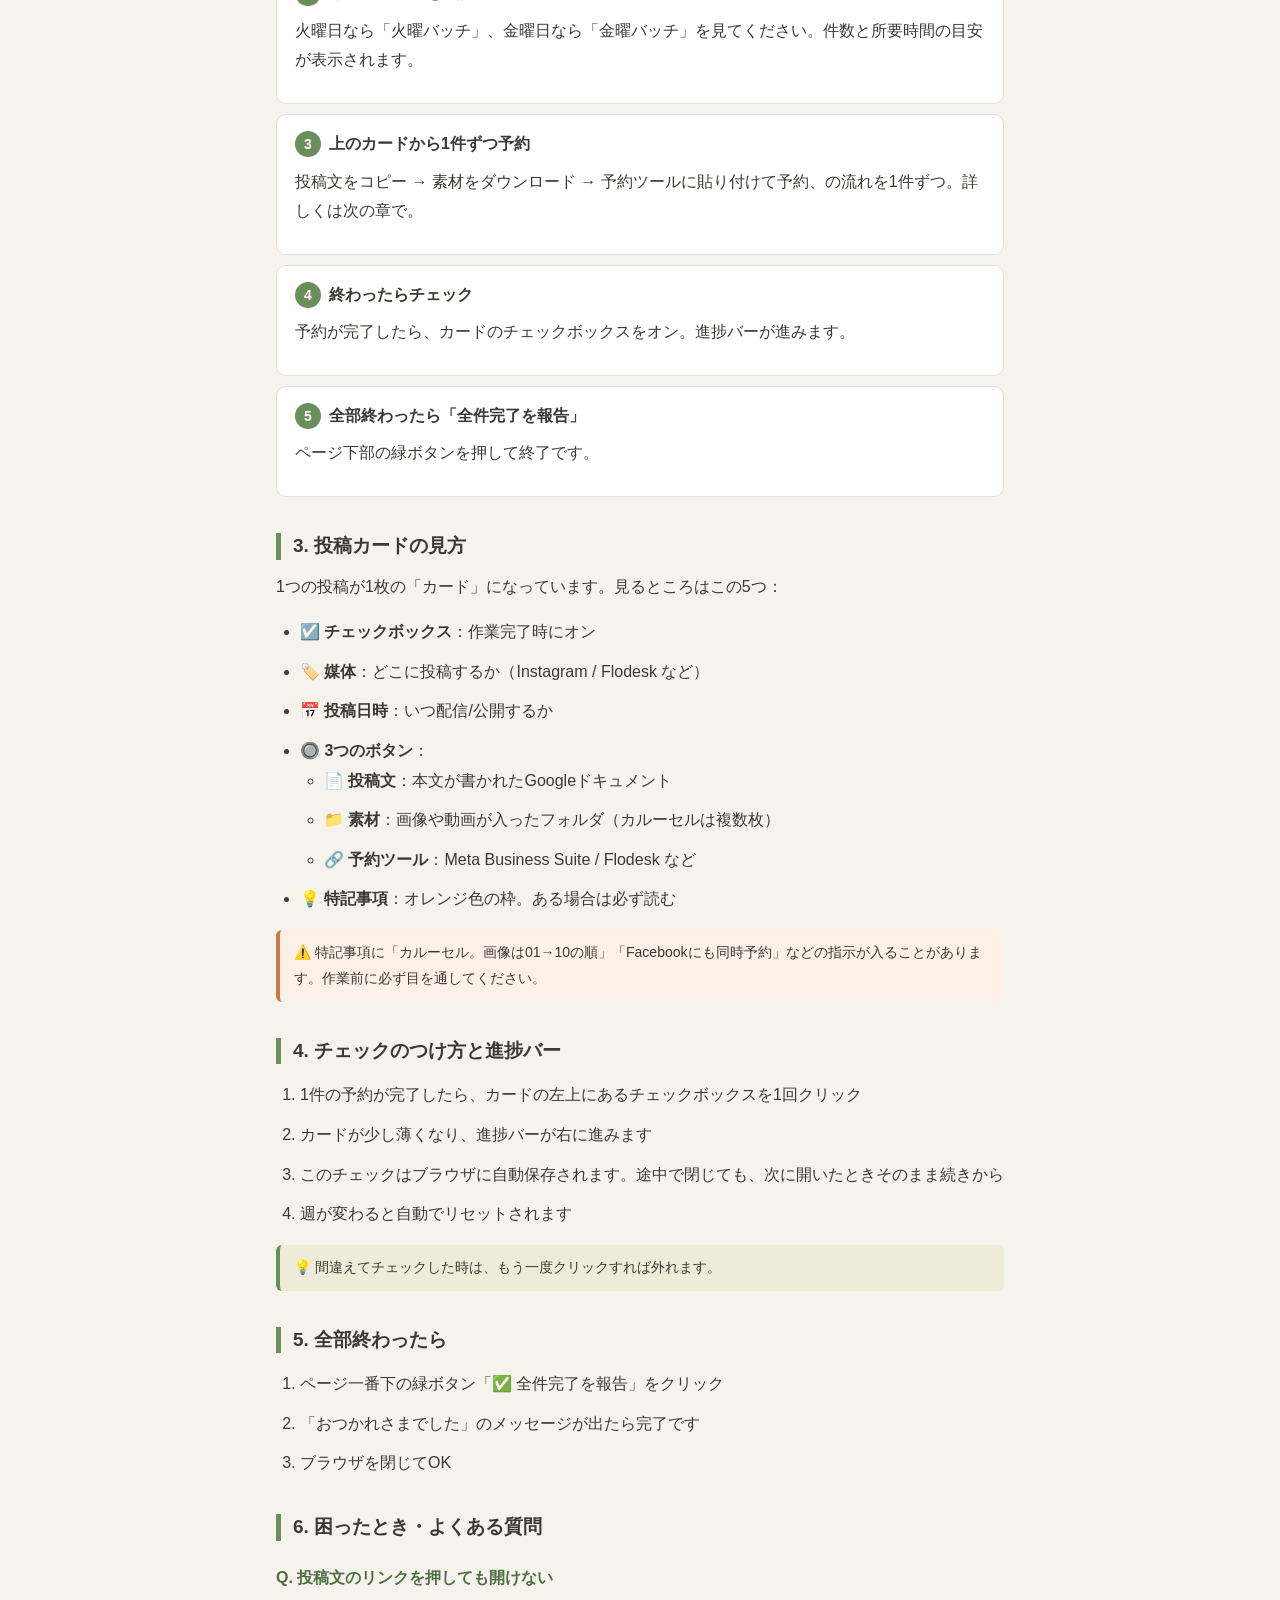
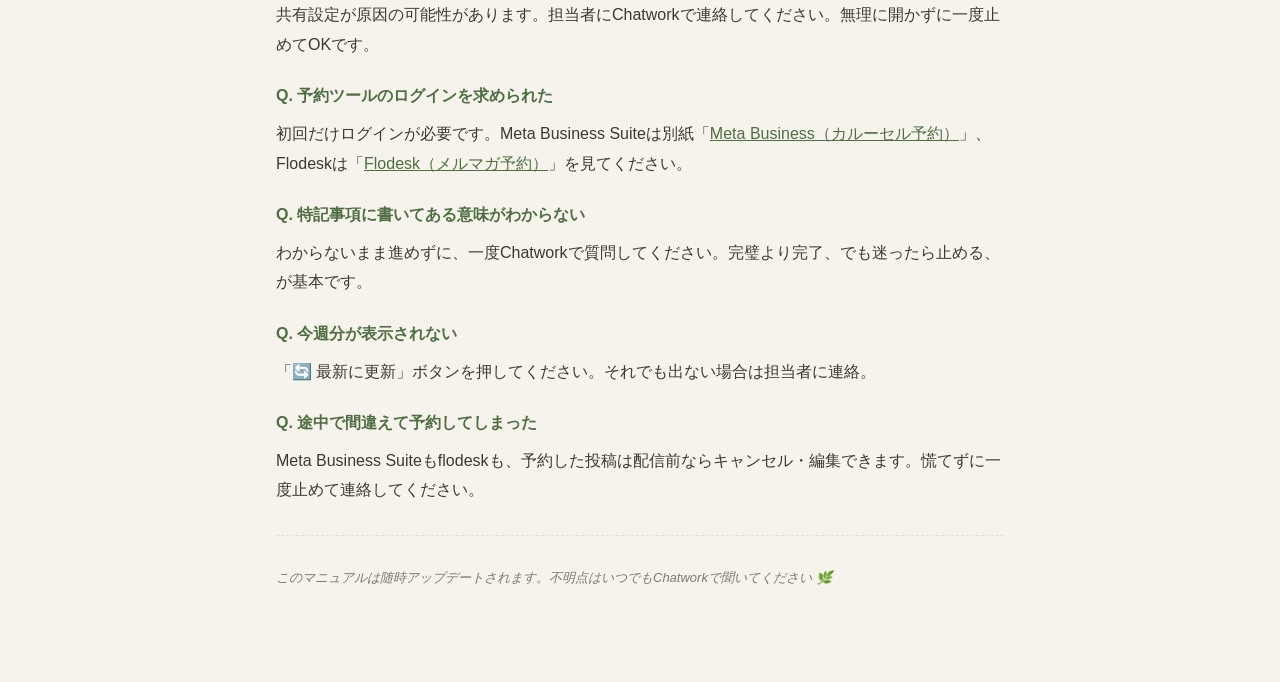
<file: manuals/dashboard.html>
<!DOCTYPE html>
<html lang="ja">
<head>
<meta charset="UTF-8">
<meta name="viewport" content="width=device-width, initial-scale=1.0">
<meta name="robots" content="noindex, nofollow">
<title>ダッシュボードの使い方</title>
<link rel="stylesheet" href="manual.css">
</head>
<body>
<div class="wrap">
  <a class="back" href="../index.html">← ダッシュボードに戻る</a>
  <h1>📘 ダッシュボードの使い方</h1>
  <p class="lead">この画面を見ながら作業するだけで、今週やることが全部わかります。所要時間の目安は1回1時間・週2回です。</p>

  <div class="video-box">
    <h2>🎥 まずこの動画（3〜4分）を見てください</h2>
    <p>ダッシュボードの全体像と基本操作を動画でご案内します。</p>
    <div class="video-embed" id="videoEmbed"></div>
  </div>
  <script src="videos.js"></script>
  <script>
    (function(){
      const id = (window.VIDEOS && window.VIDEOS.dashboard) || "";
      const el = document.getElementById("videoEmbed");
      if (id && id !== "VIDEO_ID_HERE") {
        el.innerHTML = `<iframe src="https://www.youtube.com/embed/${id}" title="使い方動画" allowfullscreen></iframe>`;
      } else {
        el.innerHTML = `<div class="video-placeholder">動画は準備中です。<br>準備ができるまでは、下の手順を読みながら進めてください。</div>`;
      }
    })();
  </script>

  <div class="toc">
    <strong>目次</strong>
    <ol>
      <li><a href="#what">このダッシュボードでできること</a></li>
      <li><a href="#flow">作業の流れ（火曜・金曜）</a></li>
      <li><a href="#card">投稿カードの見方</a></li>
      <li><a href="#check">チェックのつけ方と進捗バー</a></li>
      <li><a href="#done">全部終わったら</a></li>
      <li><a href="#trouble">困ったとき・よくある質問</a></li>
    </ol>
  </div>

  <h2 id="what">1. このダッシュボードでできること</h2>
  <p>週2回（火曜・金曜）の予約投稿作業で、「今週やること」を一覧で見ることができます。</p>
  <ul>
    <li>今週の予約投稿が全部リストで出る</li>
    <li>1件ずつ、投稿文・画像/動画・予約ツールのリンクがボタンでまとまっている</li>
    <li>終わったものにチェックをつけると、進み具合がバーで見える</li>
    <li>チェックは自動保存されるので、途中で閉じてもOK</li>
  </ul>
  <div class="tip">📌 判断が必要なことはすべて担当者が事前に書いてあります。佳代子さんは「書いてある通りに予約する」だけで大丈夫です。</div>

  <h2 id="flow">2. 作業の流れ（火曜・金曜）</h2>

  <div class="step"><span class="step-num">1</span><strong>ダッシュボードを開く</strong>
    <p>ブックマークからダッシュボードのページを開きます。一番上に「今週の予約投稿」が出ます。</p>
  </div>
  <div class="step"><span class="step-num">2</span><strong>今日のバッチを確認</strong>
    <p>火曜日なら「火曜バッチ」、金曜日なら「金曜バッチ」を見てください。件数と所要時間の目安が表示されます。</p>
  </div>
  <div class="step"><span class="step-num">3</span><strong>上のカードから1件ずつ予約</strong>
    <p>投稿文をコピー → 素材をダウンロード → 予約ツールに貼り付けて予約、の流れを1件ずつ。詳しくは次の章で。</p>
  </div>
  <div class="step"><span class="step-num">4</span><strong>終わったらチェック</strong>
    <p>予約が完了したら、カードのチェックボックスをオン。進捗バーが進みます。</p>
  </div>
  <div class="step"><span class="step-num">5</span><strong>全部終わったら「全件完了を報告」</strong>
    <p>ページ下部の緑ボタンを押して終了です。</p>
  </div>

  <h2 id="card">3. 投稿カードの見方</h2>
  <p>1つの投稿が1枚の「カード」になっています。見るところはこの5つ：</p>
  <ul>
    <li>☑️ <strong>チェックボックス</strong>：作業完了時にオン</li>
    <li>🏷️ <strong>媒体</strong>：どこに投稿するか（Instagram / Flodesk など）</li>
    <li>📅 <strong>投稿日時</strong>：いつ配信/公開するか</li>
    <li>🔘 <strong>3つのボタン</strong>：
      <ul>
        <li>📄 <strong>投稿文</strong>：本文が書かれたGoogleドキュメント</li>
        <li>📁 <strong>素材</strong>：画像や動画が入ったフォルダ（カルーセルは複数枚）</li>
        <li>🔗 <strong>予約ツール</strong>：Meta Business Suite / Flodesk など</li>
      </ul>
    </li>
    <li>💡 <strong>特記事項</strong>：オレンジ色の枠。ある場合は必ず読む</li>
  </ul>

  <div class="warn">⚠️ 特記事項に「カルーセル。画像は01→10の順」「Facebookにも同時予約」などの指示が入ることがあります。作業前に必ず目を通してください。</div>

  <h2 id="check">4. チェックのつけ方と進捗バー</h2>
  <ol>
    <li>1件の予約が完了したら、カードの左上にあるチェックボックスを1回クリック</li>
    <li>カードが少し薄くなり、進捗バーが右に進みます</li>
    <li>このチェックはブラウザに自動保存されます。途中で閉じても、次に開いたときそのまま続きから</li>
    <li>週が変わると自動でリセットされます</li>
  </ol>
  <div class="tip">💡 間違えてチェックした時は、もう一度クリックすれば外れます。</div>

  <h2 id="done">5. 全部終わったら</h2>
  <ol>
    <li>ページ一番下の緑ボタン「✅ 全件完了を報告」をクリック</li>
    <li>「おつかれさまでした」のメッセージが出たら完了です</li>
    <li>ブラウザを閉じてOK</li>
  </ol>

  <h2 id="trouble">6. 困ったとき・よくある質問</h2>

  <h3>Q. 投稿文のリンクを押しても開けない</h3>
  <p>共有設定が原因の可能性があります。担当者にChatworkで連絡してください。無理に開かずに一度止めてOKです。</p>

  <h3>Q. 予約ツールのログインを求められた</h3>
  <p>初回だけログインが必要です。Meta Business Suiteは別紙「<a href="meta-business.html">Meta Business（カルーセル予約）</a>」、Flodeskは「<a href="flodesk.html">Flodesk（メルマガ予約）</a>」を見てください。</p>

  <h3>Q. 特記事項に書いてある意味がわからない</h3>
  <p>わからないまま進めずに、一度Chatworkで質問してください。完璧より完了、でも迷ったら止める、が基本です。</p>

  <h3>Q. 今週分が表示されない</h3>
  <p>「🔄 最新に更新」ボタンを押してください。それでも出ない場合は担当者に連絡。</p>

  <h3>Q. 途中で間違えて予約してしまった</h3>
  <p>Meta Business Suiteもflodeskも、予約した投稿は配信前ならキャンセル・編集できます。慌てずに一度止めて連絡してください。</p>

  <hr>
  <p class="screenshot-note">このマニュアルは随時アップデートされます。不明点はいつでもChatworkで聞いてください 🌿</p>
</div>
</body>
</html>
</file>
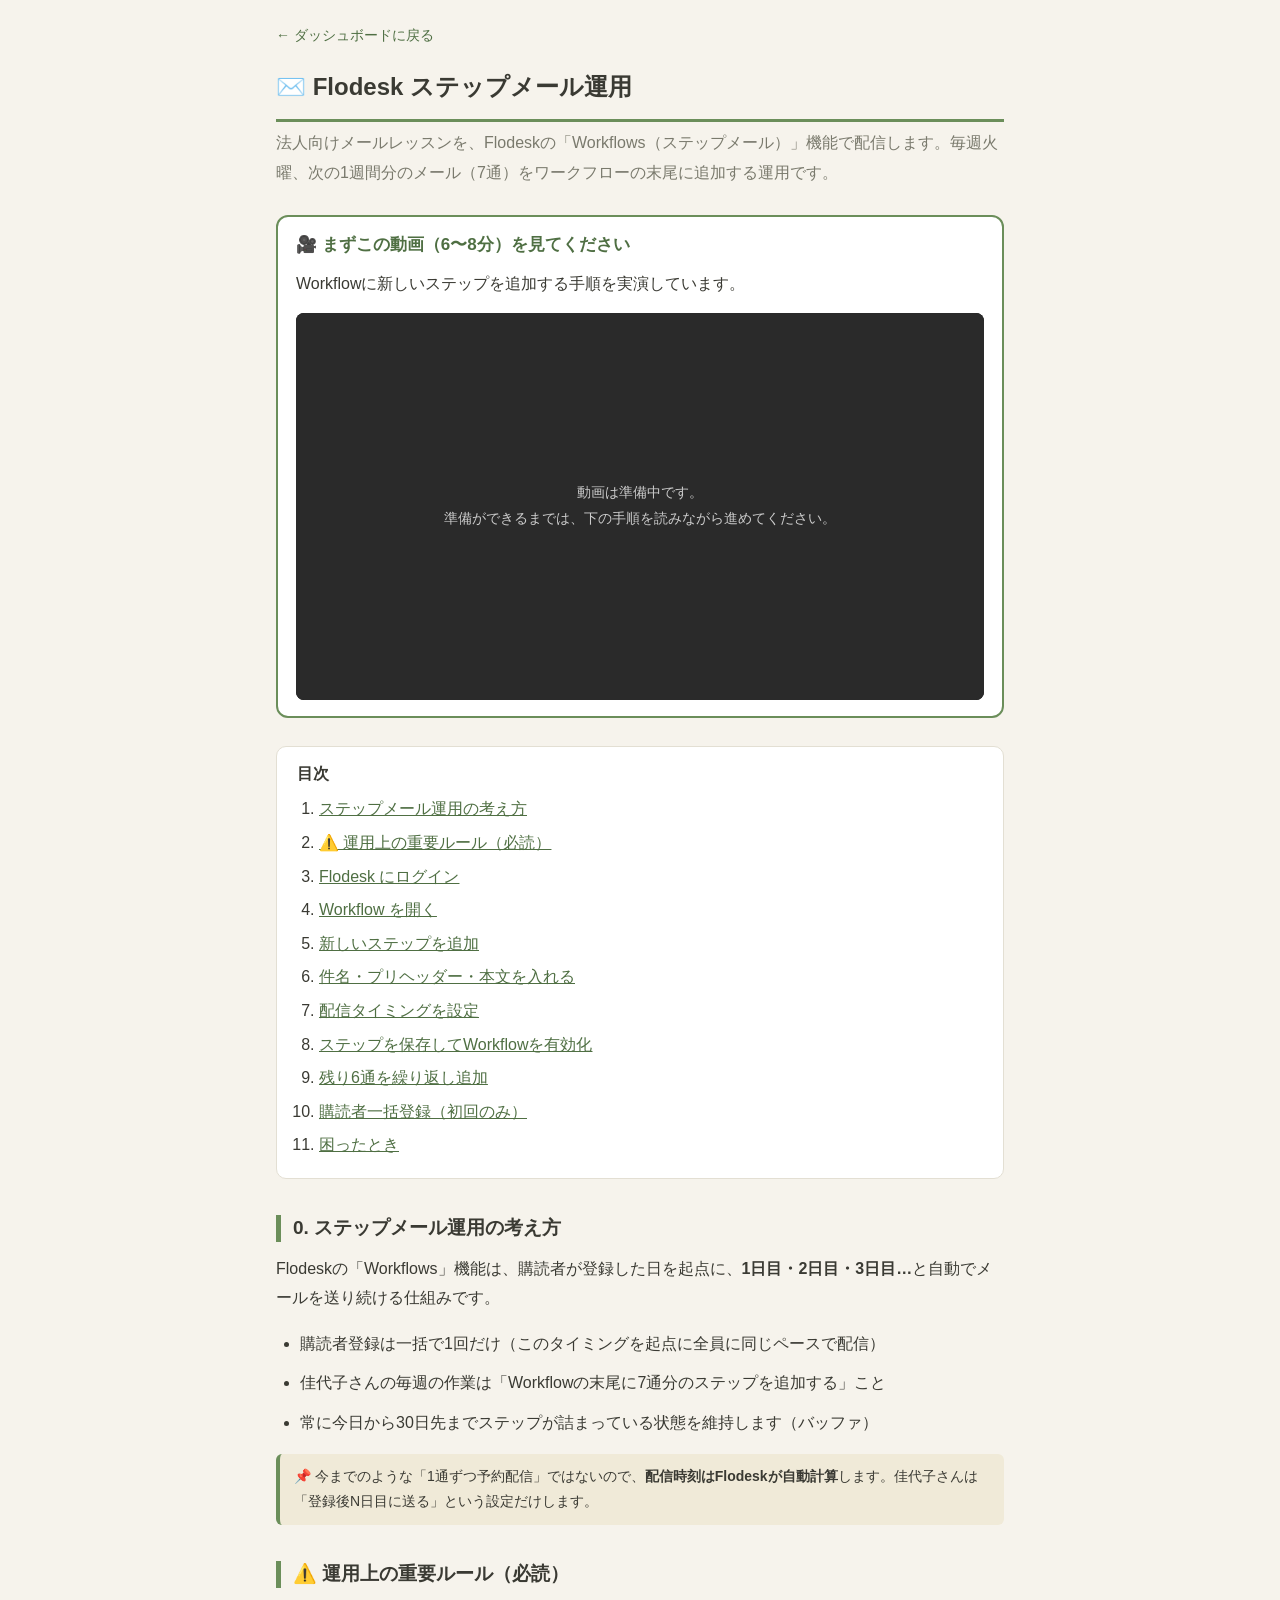
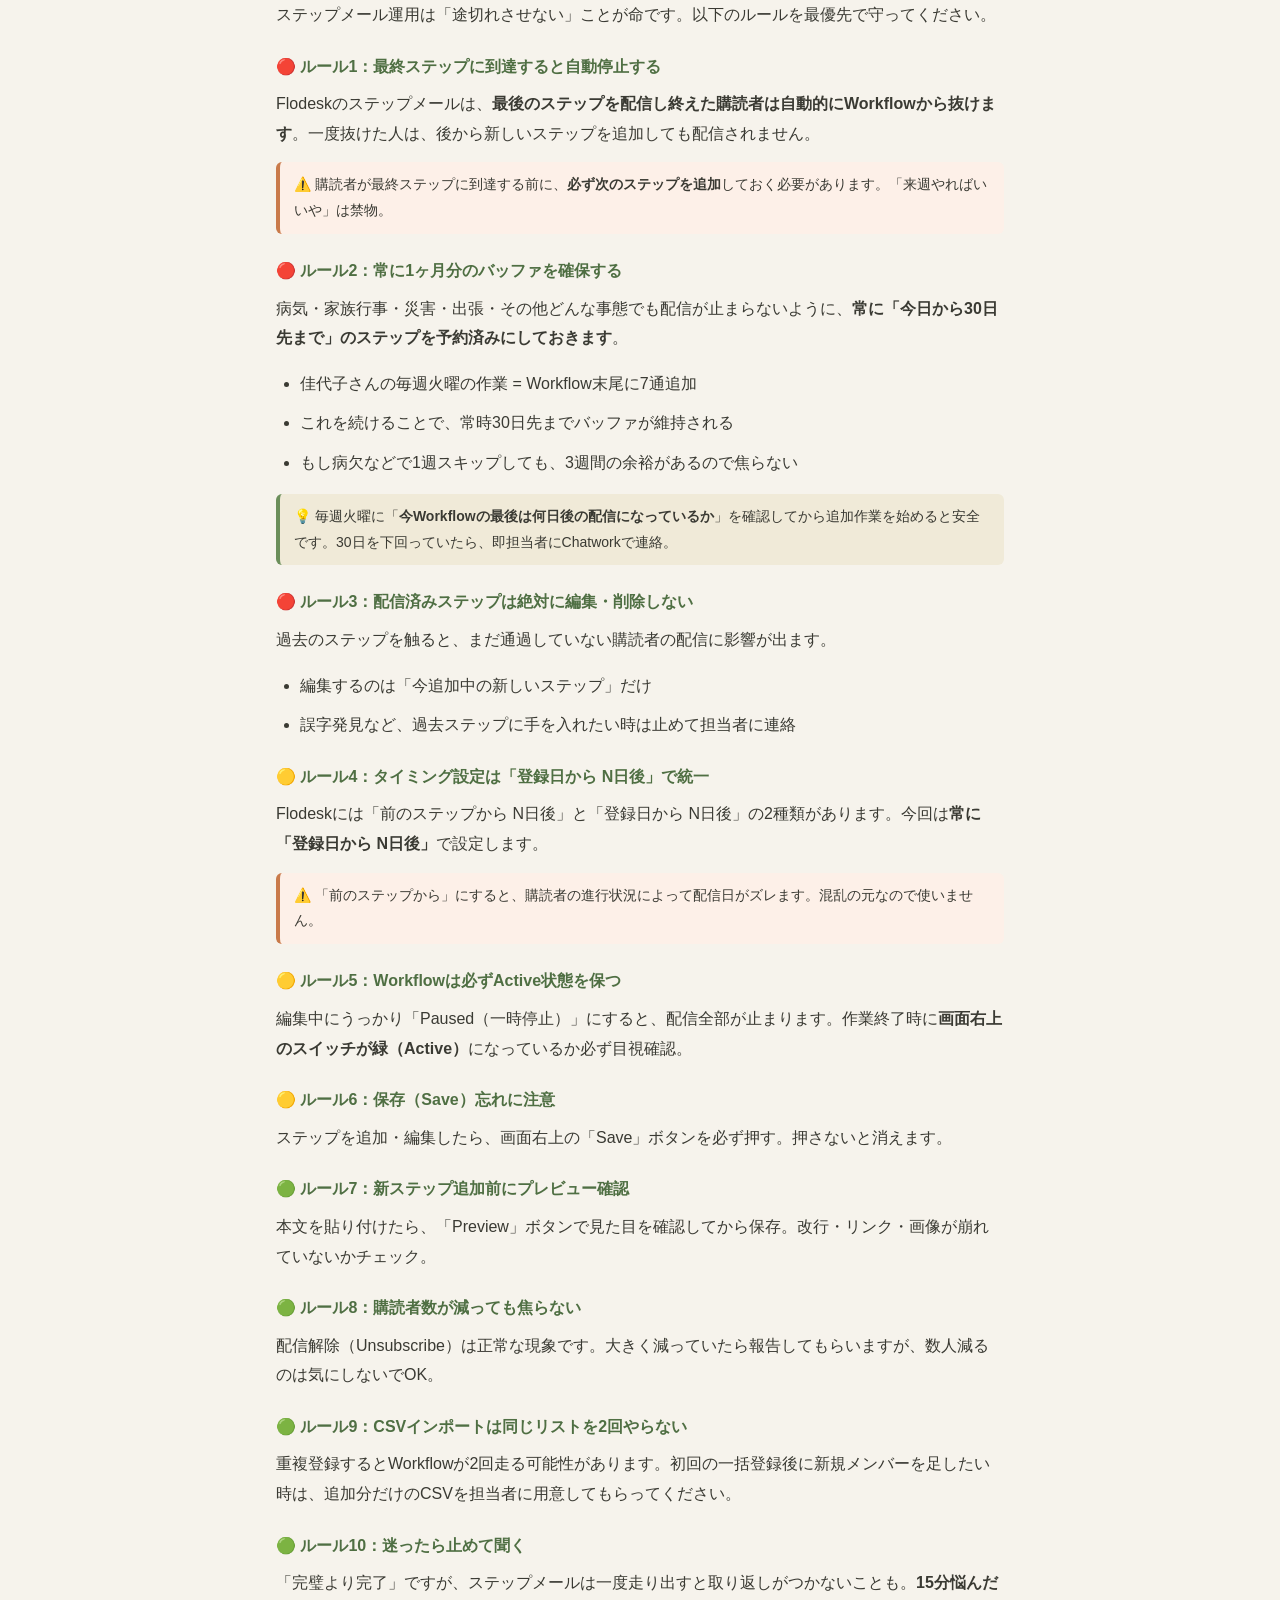
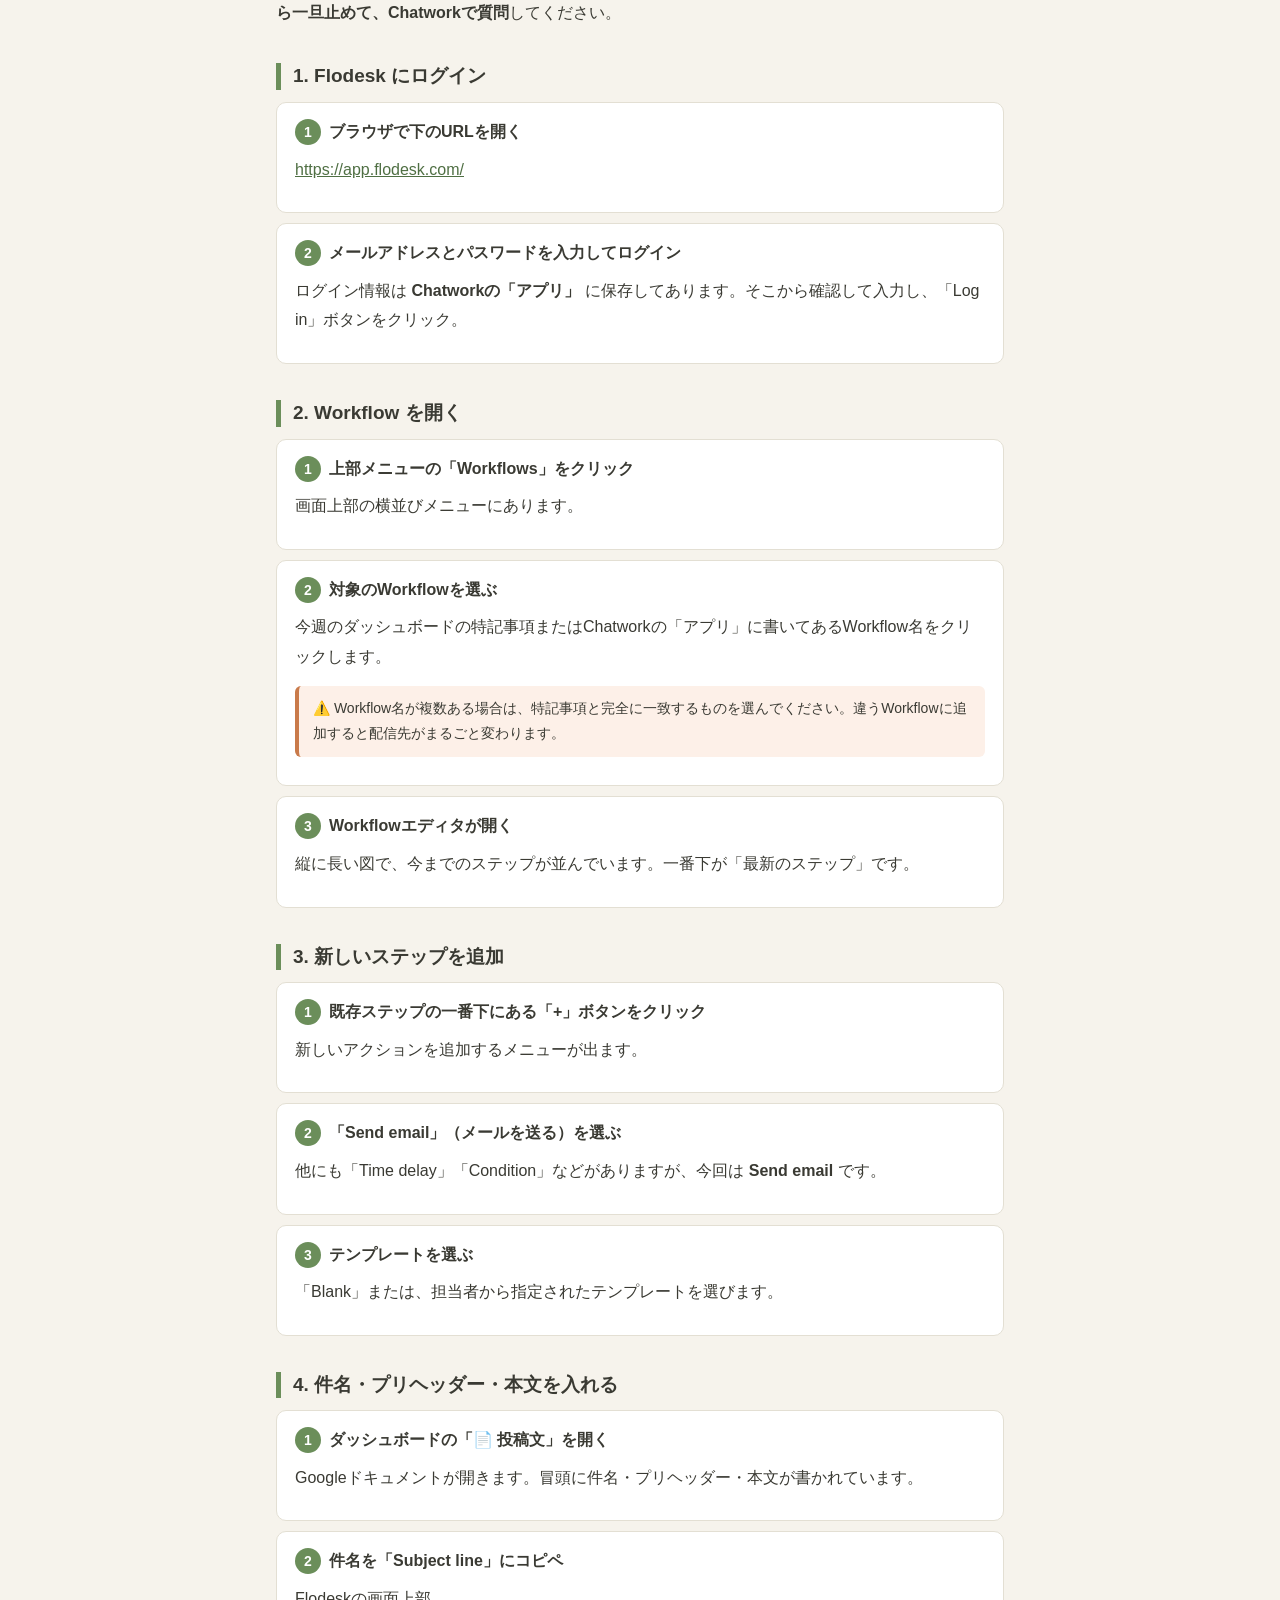
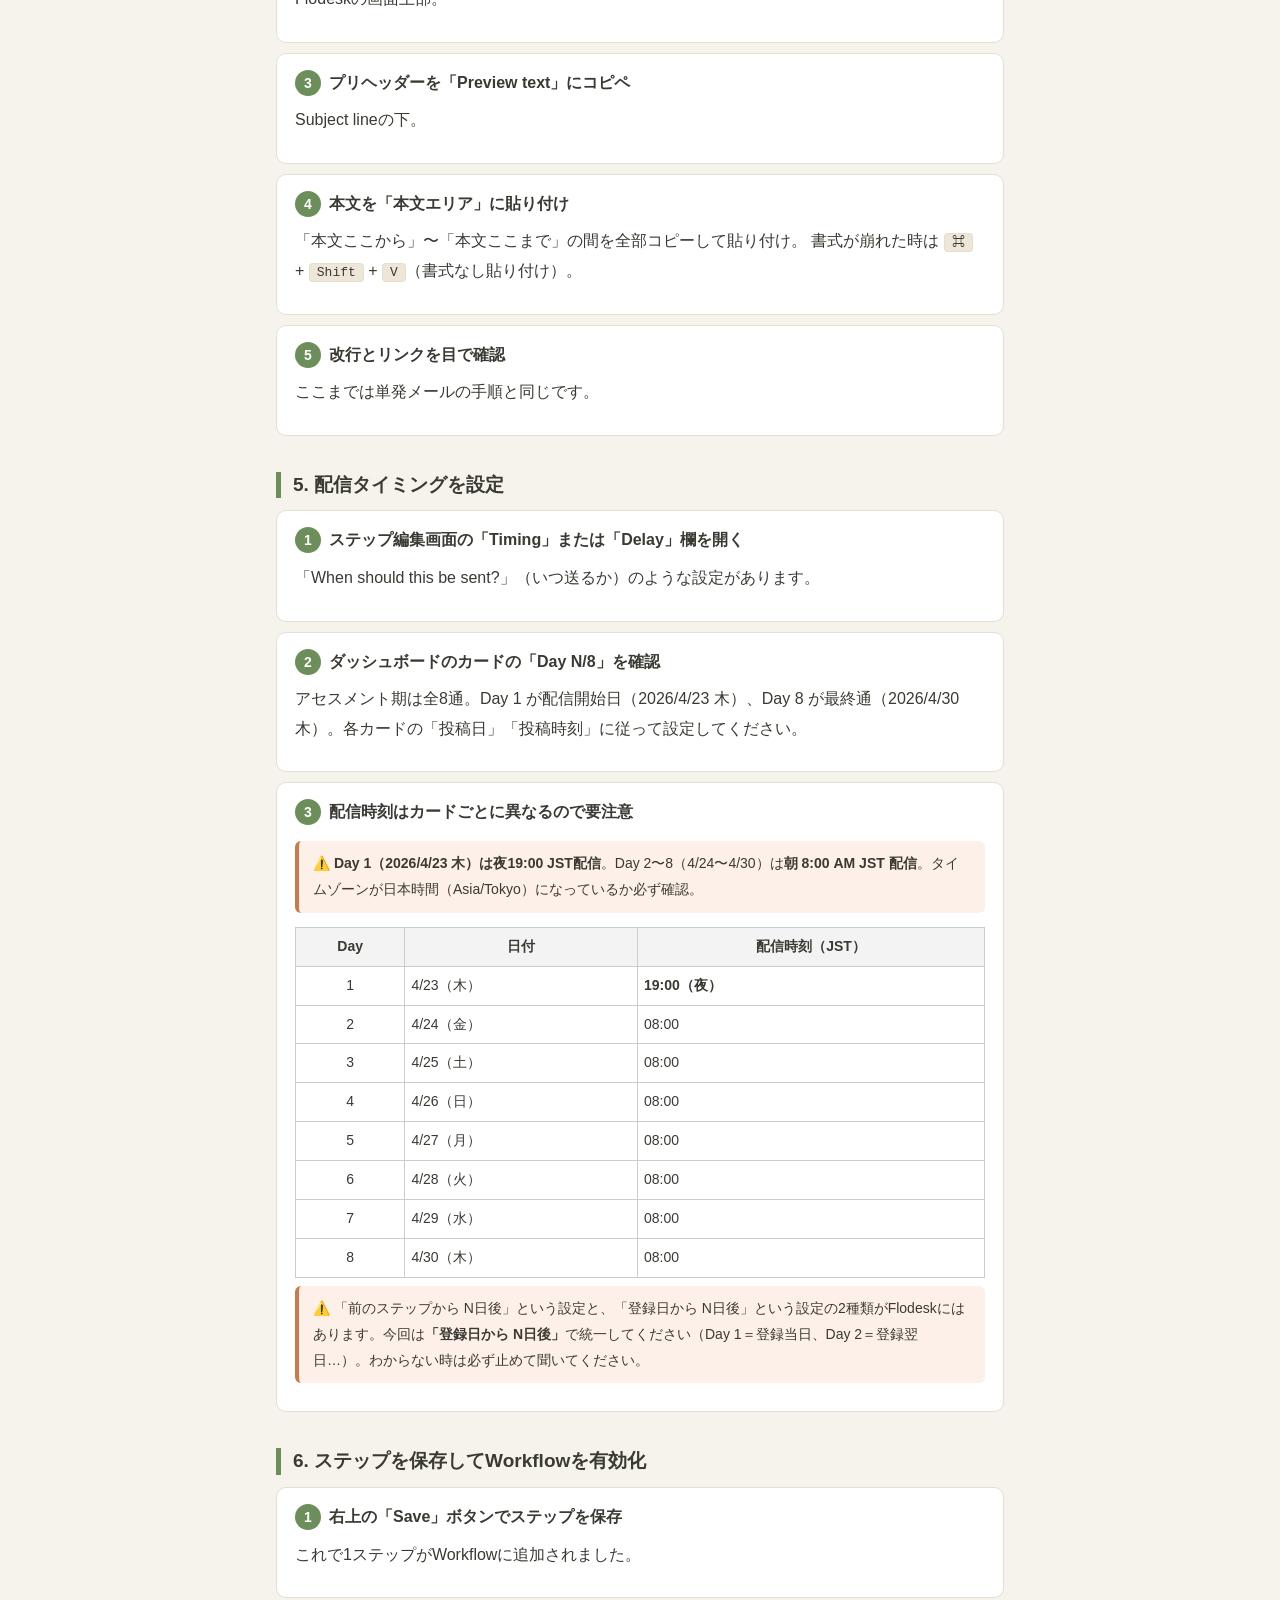
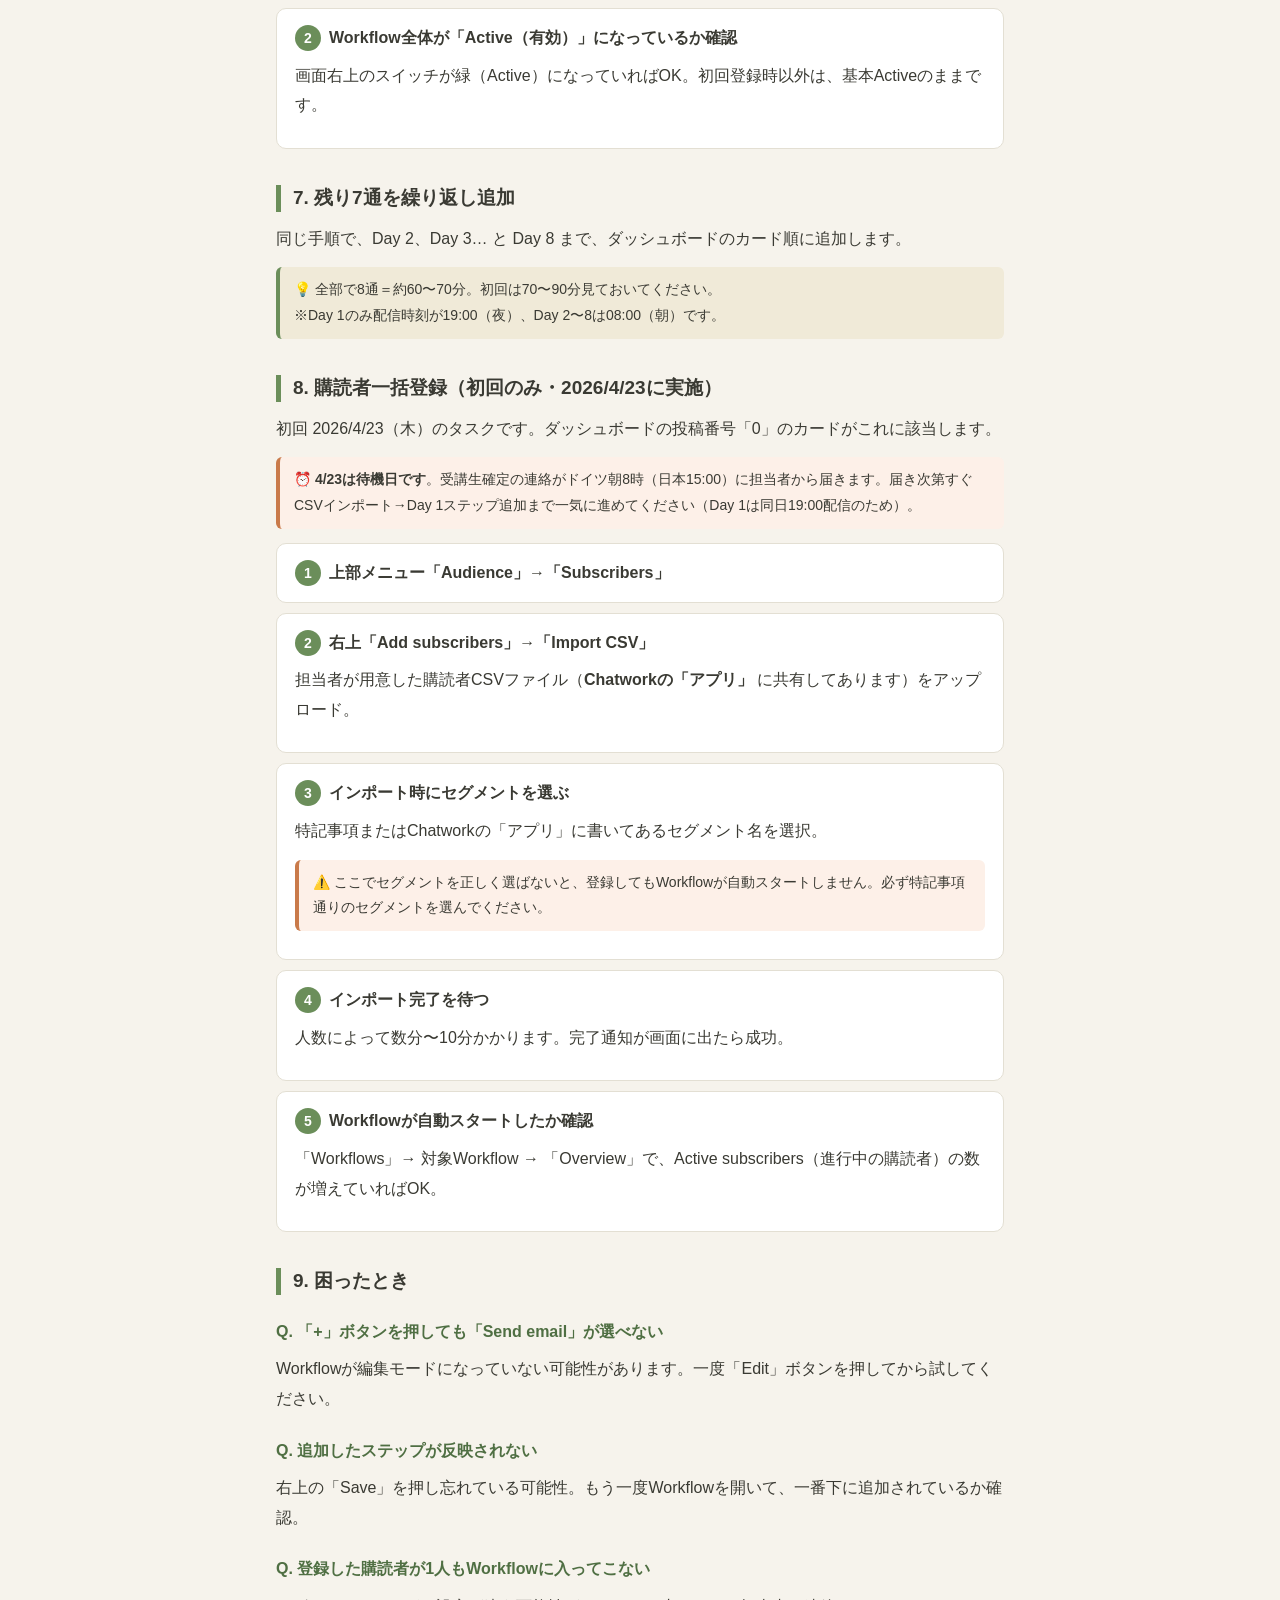
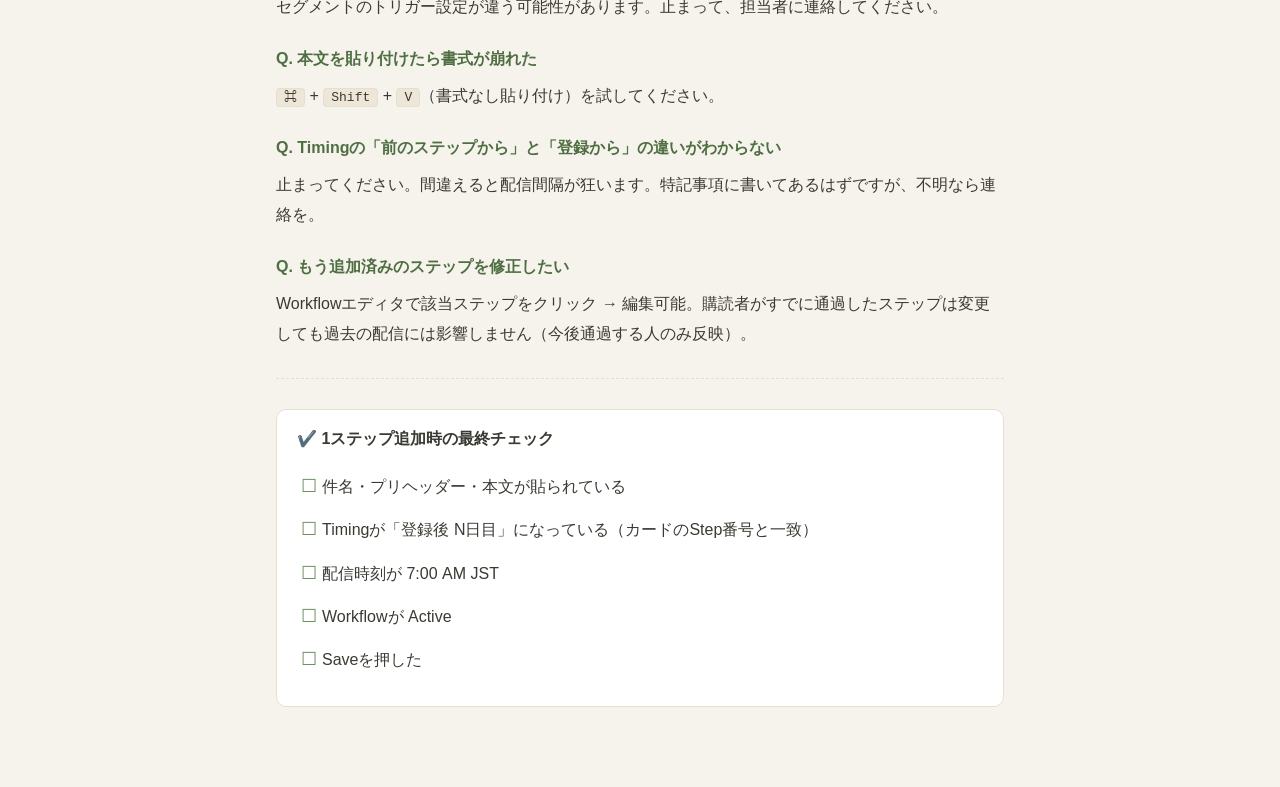
<file: manuals/flodesk.html>
<!DOCTYPE html>
<html lang="ja">
<head>
<meta charset="UTF-8">
<meta name="viewport" content="width=device-width, initial-scale=1.0">
<meta name="robots" content="noindex, nofollow">
<title>Flodesk ステップメール運用手順</title>
<link rel="stylesheet" href="manual.css">
</head>
<body>
<div class="wrap">
  <a class="back" href="../index.html">← ダッシュボードに戻る</a>
  <h1>✉️ Flodesk ステップメール運用</h1>
  <p class="lead">法人向けメールレッスンを、Flodeskの「Workflows（ステップメール）」機能で配信します。毎週火曜、次の1週間分のメール（7通）をワークフローの末尾に追加する運用です。</p>

  <div class="video-box">
    <h2>🎥 まずこの動画（6〜8分）を見てください</h2>
    <p>Workflowに新しいステップを追加する手順を実演しています。</p>
    <div class="video-embed" id="videoEmbed"></div>
  </div>
  <script src="videos.js"></script>
  <script>
    (function(){
      const id = (window.VIDEOS && window.VIDEOS.flodesk) || "";
      const el = document.getElementById("videoEmbed");
      if (id && id !== "VIDEO_ID_HERE") {
        el.innerHTML = `<iframe src="https://www.youtube.com/embed/${id}" title="Flodesk予約動画" allowfullscreen></iframe>`;
      } else {
        el.innerHTML = `<div class="video-placeholder">動画は準備中です。<br>準備ができるまでは、下の手順を読みながら進めてください。</div>`;
      }
    })();
  </script>

  <div class="toc">
    <strong>目次</strong>
    <ol>
      <li><a href="#concept">ステップメール運用の考え方</a></li>
      <li><a href="#rules">⚠️ 運用上の重要ルール（必読）</a></li>
      <li><a href="#login">Flodesk にログイン</a></li>
      <li><a href="#open-workflow">Workflow を開く</a></li>
      <li><a href="#add-step">新しいステップを追加</a></li>
      <li><a href="#content">件名・プリヘッダー・本文を入れる</a></li>
      <li><a href="#timing">配信タイミングを設定</a></li>
      <li><a href="#save">ステップを保存してWorkflowを有効化</a></li>
      <li><a href="#repeat">残り6通を繰り返し追加</a></li>
      <li><a href="#import">購読者一括登録（初回のみ）</a></li>
      <li><a href="#trouble">困ったとき</a></li>
    </ol>
  </div>

  <h2 id="concept">0. ステップメール運用の考え方</h2>
  <p>Flodeskの「Workflows」機能は、購読者が登録した日を起点に、<strong>1日目・2日目・3日目…</strong>と自動でメールを送り続ける仕組みです。</p>
  <ul>
    <li>購読者登録は一括で1回だけ（このタイミングを起点に全員に同じペースで配信）</li>
    <li>佳代子さんの毎週の作業は「Workflowの末尾に7通分のステップを追加する」こと</li>
    <li>常に今日から30日先までステップが詰まっている状態を維持します（バッファ）</li>
  </ul>
  <div class="tip">📌 今までのような「1通ずつ予約配信」ではないので、<strong>配信時刻はFlodeskが自動計算</strong>します。佳代子さんは「登録後N日目に送る」という設定だけします。</div>

  <h2 id="rules">⚠️ 運用上の重要ルール（必読）</h2>
  <p>ステップメール運用は「途切れさせない」ことが命です。以下のルールを最優先で守ってください。</p>

  <h3>🔴 ルール1：最終ステップに到達すると自動停止する</h3>
  <p>Flodeskのステップメールは、<strong>最後のステップを配信し終えた購読者は自動的にWorkflowから抜けます</strong>。一度抜けた人は、後から新しいステップを追加しても配信されません。</p>
  <div class="warn">⚠️ 購読者が最終ステップに到達する前に、<strong>必ず次のステップを追加</strong>しておく必要があります。「来週やればいいや」は禁物。</div>

  <h3>🔴 ルール2：常に1ヶ月分のバッファを確保する</h3>
  <p>病気・家族行事・災害・出張・その他どんな事態でも配信が止まらないように、<strong>常に「今日から30日先まで」のステップを予約済みにしておきます</strong>。</p>
  <ul>
    <li>佳代子さんの毎週火曜の作業 = Workflow末尾に7通追加</li>
    <li>これを続けることで、常時30日先までバッファが維持される</li>
    <li>もし病欠などで1週スキップしても、3週間の余裕があるので焦らない</li>
  </ul>
  <div class="tip">💡 毎週火曜に「<strong>今Workflowの最後は何日後の配信になっているか</strong>」を確認してから追加作業を始めると安全です。30日を下回っていたら、即担当者にChatworkで連絡。</div>

  <h3>🔴 ルール3：配信済みステップは絶対に編集・削除しない</h3>
  <p>過去のステップを触ると、まだ通過していない購読者の配信に影響が出ます。</p>
  <ul>
    <li>編集するのは「今追加中の新しいステップ」だけ</li>
    <li>誤字発見など、過去ステップに手を入れたい時は止めて担当者に連絡</li>
  </ul>

  <h3>🟡 ルール4：タイミング設定は「登録日から N日後」で統一</h3>
  <p>Flodeskには「前のステップから N日後」と「登録日から N日後」の2種類があります。今回は<strong>常に「登録日から N日後」</strong>で設定します。</p>
  <div class="warn">⚠️ 「前のステップから」にすると、購読者の進行状況によって配信日がズレます。混乱の元なので使いません。</div>

  <h3>🟡 ルール5：Workflowは必ずActive状態を保つ</h3>
  <p>編集中にうっかり「Paused（一時停止）」にすると、配信全部が止まります。作業終了時に<strong>画面右上のスイッチが緑（Active）</strong>になっているか必ず目視確認。</p>

  <h3>🟡 ルール6：保存（Save）忘れに注意</h3>
  <p>ステップを追加・編集したら、画面右上の「Save」ボタンを必ず押す。押さないと消えます。</p>

  <h3>🟢 ルール7：新ステップ追加前にプレビュー確認</h3>
  <p>本文を貼り付けたら、「Preview」ボタンで見た目を確認してから保存。改行・リンク・画像が崩れていないかチェック。</p>

  <h3>🟢 ルール8：購読者数が減っても焦らない</h3>
  <p>配信解除（Unsubscribe）は正常な現象です。大きく減っていたら報告してもらいますが、数人減るのは気にしないでOK。</p>

  <h3>🟢 ルール9：CSVインポートは同じリストを2回やらない</h3>
  <p>重複登録するとWorkflowが2回走る可能性があります。初回の一括登録後に新規メンバーを足したい時は、追加分だけのCSVを担当者に用意してもらってください。</p>

  <h3>🟢 ルール10：迷ったら止めて聞く</h3>
  <p>「完璧より完了」ですが、ステップメールは一度走り出すと取り返しがつかないことも。<strong>15分悩んだら一旦止めて、Chatworkで質問</strong>してください。</p>

  <h2 id="login">1. Flodesk にログイン</h2>
  <div class="step"><span class="step-num">1</span><strong>ブラウザで下のURLを開く</strong>
    <p><a href="https://app.flodesk.com/" target="_blank" rel="noopener">https://app.flodesk.com/</a></p>
  </div>
  <div class="step"><span class="step-num">2</span><strong>メールアドレスとパスワードを入力してログイン</strong>
    <p>ログイン情報は <strong>Chatworkの「アプリ」</strong> に保存してあります。そこから確認して入力し、「Log in」ボタンをクリック。</p>
  </div>

  <h2 id="open-workflow">2. Workflow を開く</h2>
  <div class="step"><span class="step-num">1</span><strong>上部メニューの「Workflows」をクリック</strong>
    <p>画面上部の横並びメニューにあります。</p>
  </div>
  <div class="step"><span class="step-num">2</span><strong>対象のWorkflowを選ぶ</strong>
    <p>今週のダッシュボードの特記事項またはChatworkの「アプリ」に書いてあるWorkflow名をクリックします。</p>
    <div class="warn">⚠️ Workflow名が複数ある場合は、特記事項と完全に一致するものを選んでください。違うWorkflowに追加すると配信先がまるごと変わります。</div>
  </div>
  <div class="step"><span class="step-num">3</span><strong>Workflowエディタが開く</strong>
    <p>縦に長い図で、今までのステップが並んでいます。一番下が「最新のステップ」です。</p>
  </div>

  <h2 id="add-step">3. 新しいステップを追加</h2>
  <div class="step"><span class="step-num">1</span><strong>既存ステップの一番下にある「+」ボタンをクリック</strong>
    <p>新しいアクションを追加するメニューが出ます。</p>
  </div>
  <div class="step"><span class="step-num">2</span><strong>「Send email」（メールを送る）を選ぶ</strong>
    <p>他にも「Time delay」「Condition」などがありますが、今回は <strong>Send email</strong> です。</p>
  </div>
  <div class="step"><span class="step-num">3</span><strong>テンプレートを選ぶ</strong>
    <p>「Blank」または、担当者から指定されたテンプレートを選びます。</p>
  </div>

  <h2 id="content">4. 件名・プリヘッダー・本文を入れる</h2>
  <div class="step"><span class="step-num">1</span><strong>ダッシュボードの「📄 投稿文」を開く</strong>
    <p>Googleドキュメントが開きます。冒頭に件名・プリヘッダー・本文が書かれています。</p>
  </div>
  <div class="step"><span class="step-num">2</span><strong>件名を「Subject line」にコピペ</strong>
    <p>Flodeskの画面上部。</p>
  </div>
  <div class="step"><span class="step-num">3</span><strong>プリヘッダーを「Preview text」にコピペ</strong>
    <p>Subject lineの下。</p>
  </div>
  <div class="step"><span class="step-num">4</span><strong>本文を「本文エリア」に貼り付け</strong>
    <p>「本文ここから」〜「本文ここまで」の間を全部コピーして貼り付け。
    書式が崩れた時は <span class="kbd">⌘</span> + <span class="kbd">Shift</span> + <span class="kbd">V</span>（書式なし貼り付け）。</p>
  </div>
  <div class="step"><span class="step-num">5</span><strong>改行とリンクを目で確認</strong>
    <p>ここまでは単発メールの手順と同じです。</p>
  </div>

  <h2 id="timing">5. 配信タイミングを設定</h2>
  <div class="step"><span class="step-num">1</span><strong>ステップ編集画面の「Timing」または「Delay」欄を開く</strong>
    <p>「When should this be sent?」（いつ送るか）のような設定があります。</p>
  </div>
  <div class="step"><span class="step-num">2</span><strong>ダッシュボードのカードの「Day N/8」を確認</strong>
    <p>アセスメント期は全8通。Day 1 が配信開始日（2026/4/23 木）、Day 8 が最終通（2026/4/30 木）。各カードの「投稿日」「投稿時刻」に従って設定してください。</p>
  </div>
  <div class="step"><span class="step-num">3</span><strong>配信時刻はカードごとに異なるので要注意</strong>
    <div class="warn">⚠️ <strong>Day 1（2026/4/23 木）は夜19:00 JST配信</strong>。Day 2〜8（4/24〜4/30）は<strong>朝 8:00 AM JST 配信</strong>。タイムゾーンが日本時間（Asia/Tokyo）になっているか必ず確認。</div>
    <table style="width:100%;margin-top:8px;border-collapse:collapse;font-size:14px;">
      <tr style="background:#f3f3f3;"><th style="padding:6px;border:1px solid #ccc;">Day</th><th style="padding:6px;border:1px solid #ccc;">日付</th><th style="padding:6px;border:1px solid #ccc;">配信時刻（JST）</th></tr>
      <tr><td style="padding:6px;border:1px solid #ccc;text-align:center;">1</td><td style="padding:6px;border:1px solid #ccc;">4/23（木）</td><td style="padding:6px;border:1px solid #ccc;"><strong>19:00（夜）</strong></td></tr>
      <tr><td style="padding:6px;border:1px solid #ccc;text-align:center;">2</td><td style="padding:6px;border:1px solid #ccc;">4/24（金）</td><td style="padding:6px;border:1px solid #ccc;">08:00</td></tr>
      <tr><td style="padding:6px;border:1px solid #ccc;text-align:center;">3</td><td style="padding:6px;border:1px solid #ccc;">4/25（土）</td><td style="padding:6px;border:1px solid #ccc;">08:00</td></tr>
      <tr><td style="padding:6px;border:1px solid #ccc;text-align:center;">4</td><td style="padding:6px;border:1px solid #ccc;">4/26（日）</td><td style="padding:6px;border:1px solid #ccc;">08:00</td></tr>
      <tr><td style="padding:6px;border:1px solid #ccc;text-align:center;">5</td><td style="padding:6px;border:1px solid #ccc;">4/27（月）</td><td style="padding:6px;border:1px solid #ccc;">08:00</td></tr>
      <tr><td style="padding:6px;border:1px solid #ccc;text-align:center;">6</td><td style="padding:6px;border:1px solid #ccc;">4/28（火）</td><td style="padding:6px;border:1px solid #ccc;">08:00</td></tr>
      <tr><td style="padding:6px;border:1px solid #ccc;text-align:center;">7</td><td style="padding:6px;border:1px solid #ccc;">4/29（水）</td><td style="padding:6px;border:1px solid #ccc;">08:00</td></tr>
      <tr><td style="padding:6px;border:1px solid #ccc;text-align:center;">8</td><td style="padding:6px;border:1px solid #ccc;">4/30（木）</td><td style="padding:6px;border:1px solid #ccc;">08:00</td></tr>
    </table>
    <div class="warn" style="margin-top:8px;">⚠️ 「前のステップから N日後」という設定と、「登録日から N日後」という設定の2種類がFlodeskにはあります。今回は<strong>「登録日から N日後」</strong>で統一してください（Day 1＝登録当日、Day 2＝登録翌日…）。わからない時は必ず止めて聞いてください。</div>
  </div>

  <h2 id="save">6. ステップを保存してWorkflowを有効化</h2>
  <div class="step"><span class="step-num">1</span><strong>右上の「Save」ボタンでステップを保存</strong>
    <p>これで1ステップがWorkflowに追加されました。</p>
  </div>
  <div class="step"><span class="step-num">2</span><strong>Workflow全体が「Active（有効）」になっているか確認</strong>
    <p>画面右上のスイッチが緑（Active）になっていればOK。初回登録時以外は、基本Activeのままです。</p>
  </div>

  <h2 id="repeat">7. 残り7通を繰り返し追加</h2>
  <p>同じ手順で、Day 2、Day 3… と Day 8 まで、ダッシュボードのカード順に追加します。</p>
  <div class="tip">💡 全部で8通＝約60〜70分。初回は70〜90分見ておいてください。<br>※Day 1のみ配信時刻が19:00（夜）、Day 2〜8は08:00（朝）です。</div>

  <h2 id="import">8. 購読者一括登録（初回のみ・2026/4/23に実施）</h2>
  <p>初回 2026/4/23（木）のタスクです。ダッシュボードの投稿番号「0」のカードがこれに該当します。</p>
  <div class="warn">⏰ <strong>4/23は待機日です</strong>。受講生確定の連絡がドイツ朝8時（日本15:00）に担当者から届きます。届き次第すぐCSVインポート→Day 1ステップ追加まで一気に進めてください（Day 1は同日19:00配信のため）。</div>
  <div class="step"><span class="step-num">1</span><strong>上部メニュー「Audience」→「Subscribers」</strong></div>
  <div class="step"><span class="step-num">2</span><strong>右上「Add subscribers」→「Import CSV」</strong>
    <p>担当者が用意した購読者CSVファイル（<strong>Chatworkの「アプリ」</strong> に共有してあります）をアップロード。</p>
  </div>
  <div class="step"><span class="step-num">3</span><strong>インポート時にセグメントを選ぶ</strong>
    <p>特記事項またはChatworkの「アプリ」に書いてあるセグメント名を選択。</p>
    <div class="warn">⚠️ ここでセグメントを正しく選ばないと、登録してもWorkflowが自動スタートしません。必ず特記事項通りのセグメントを選んでください。</div>
  </div>
  <div class="step"><span class="step-num">4</span><strong>インポート完了を待つ</strong>
    <p>人数によって数分〜10分かかります。完了通知が画面に出たら成功。</p>
  </div>
  <div class="step"><span class="step-num">5</span><strong>Workflowが自動スタートしたか確認</strong>
    <p>「Workflows」→ 対象Workflow → 「Overview」で、Active subscribers（進行中の購読者）の数が増えていればOK。</p>
  </div>

  <h2 id="trouble">9. 困ったとき</h2>

  <h3>Q. 「+」ボタンを押しても「Send email」が選べない</h3>
  <p>Workflowが編集モードになっていない可能性があります。一度「Edit」ボタンを押してから試してください。</p>

  <h3>Q. 追加したステップが反映されない</h3>
  <p>右上の「Save」を押し忘れている可能性。もう一度Workflowを開いて、一番下に追加されているか確認。</p>

  <h3>Q. 登録した購読者が1人もWorkflowに入ってこない</h3>
  <p>セグメントのトリガー設定が違う可能性があります。止まって、担当者に連絡してください。</p>

  <h3>Q. 本文を貼り付けたら書式が崩れた</h3>
  <p><span class="kbd">⌘</span> + <span class="kbd">Shift</span> + <span class="kbd">V</span>（書式なし貼り付け）を試してください。</p>

  <h3>Q. Timingの「前のステップから」と「登録から」の違いがわからない</h3>
  <p>止まってください。間違えると配信間隔が狂います。特記事項に書いてあるはずですが、不明なら連絡を。</p>

  <h3>Q. もう追加済みのステップを修正したい</h3>
  <p>Workflowエディタで該当ステップをクリック → 編集可能。購読者がすでに通過したステップは変更しても過去の配信には影響しません（今後通過する人のみ反映）。</p>

  <hr>
  <div class="checklist">
    <strong>✔️ 1ステップ追加時の最終チェック</strong>
    <ul>
      <li>件名・プリヘッダー・本文が貼られている</li>
      <li>Timingが「登録後 N日目」になっている（カードのStep番号と一致）</li>
      <li>配信時刻が 7:00 AM JST</li>
      <li>Workflowが Active</li>
      <li>Saveを押した</li>
    </ul>
  </div>
</div>
</body>
</html>
</file>
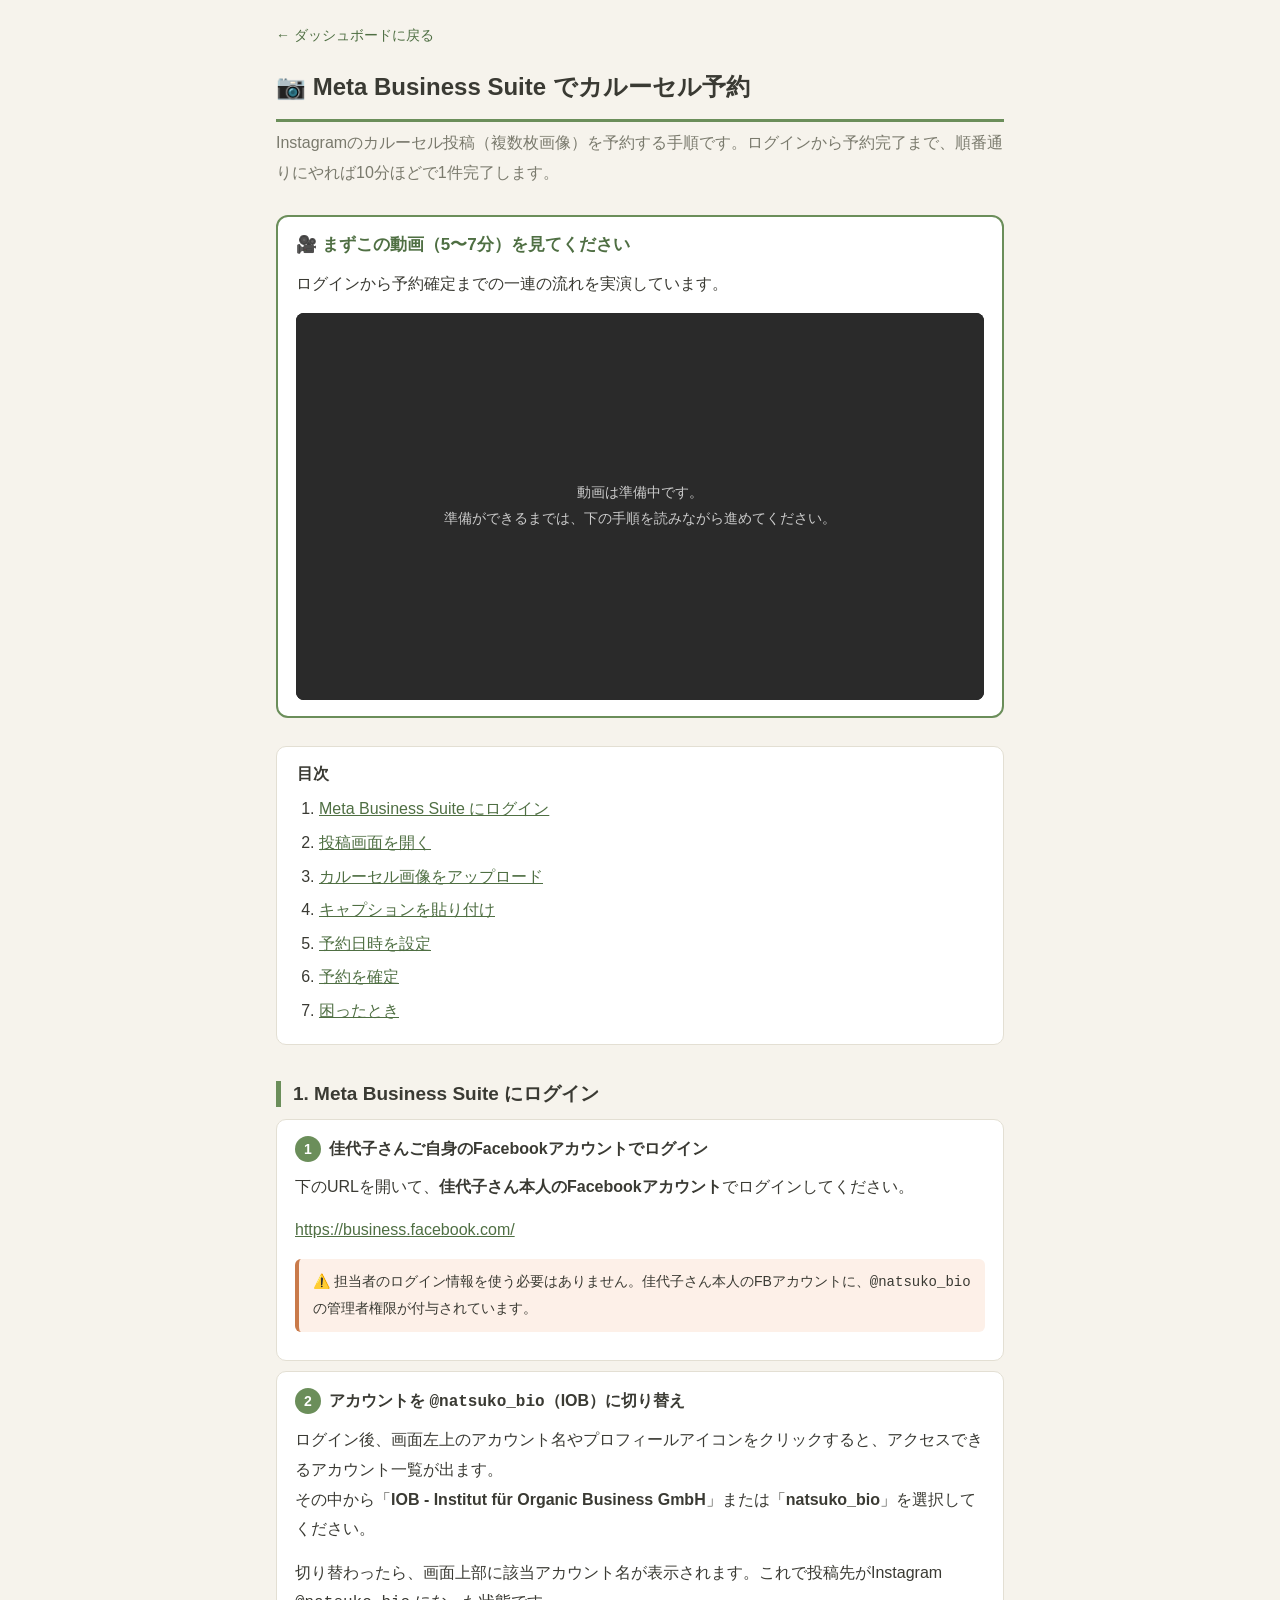
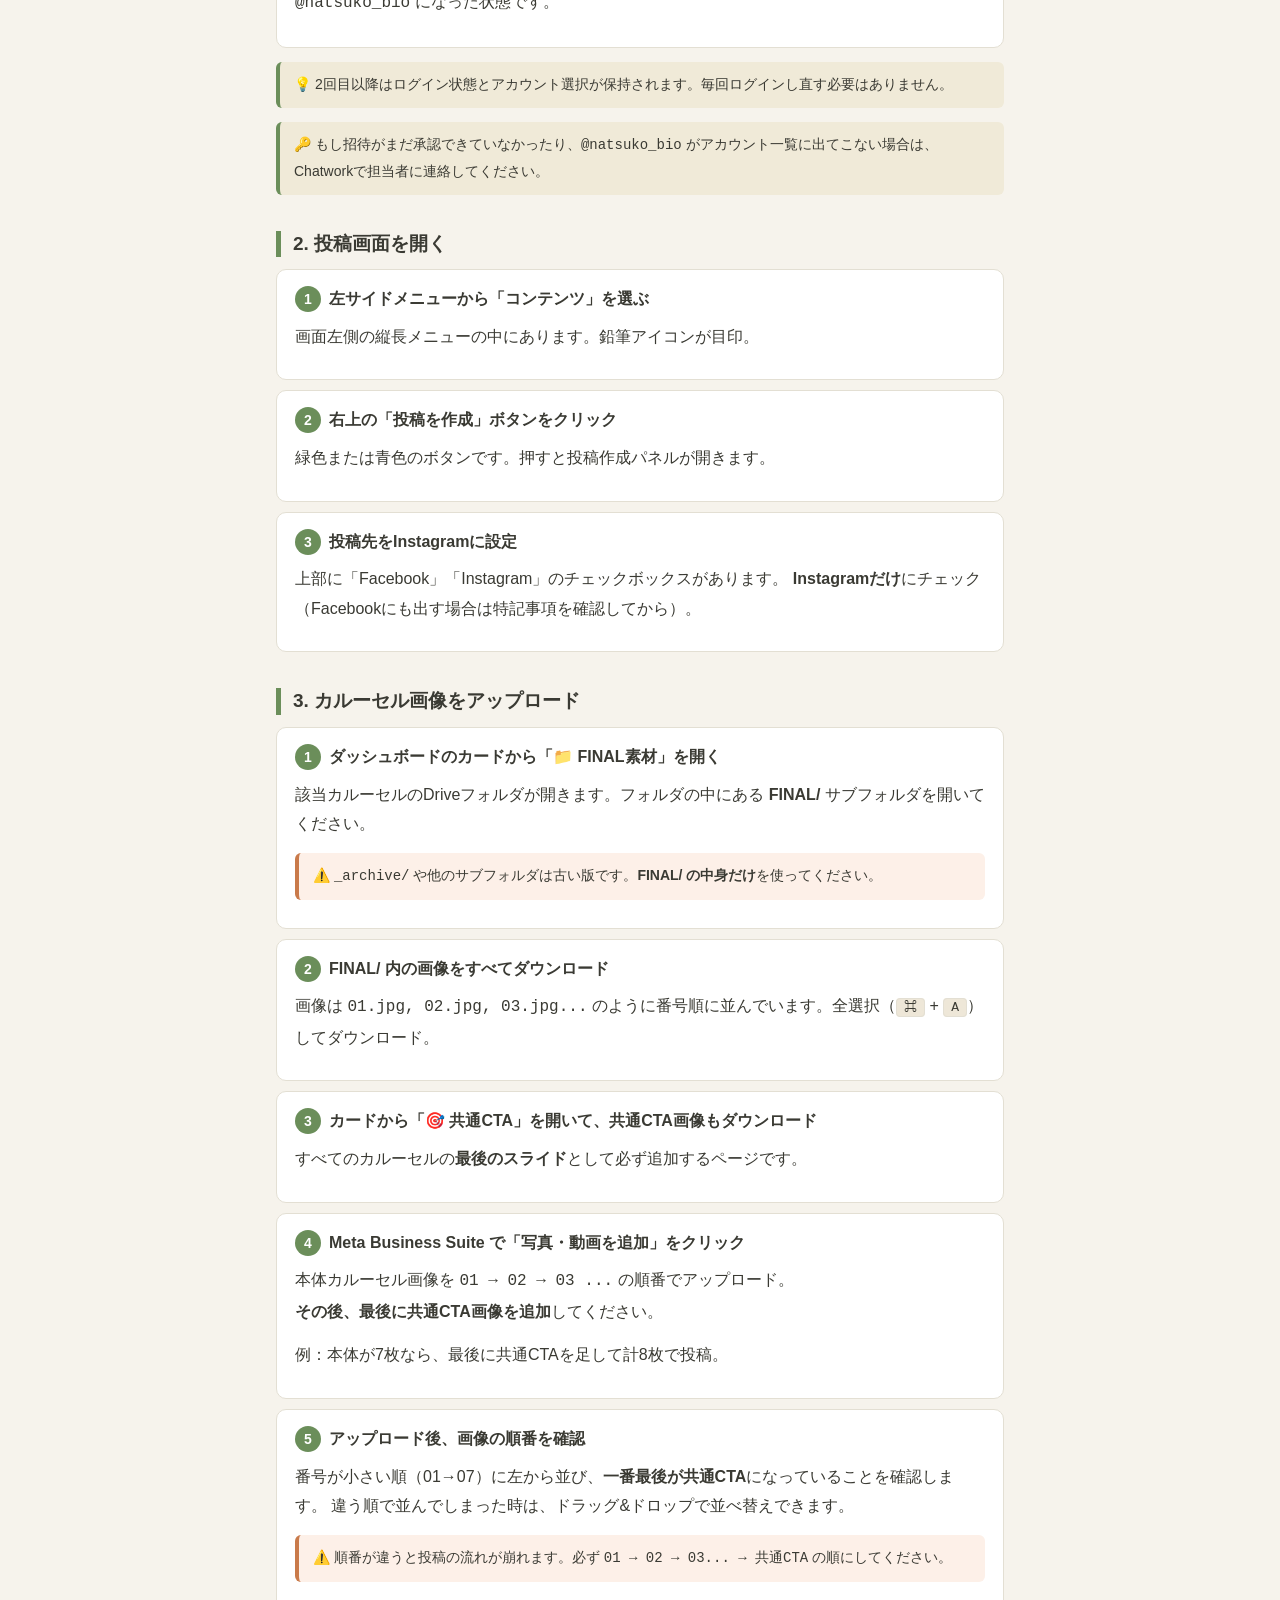
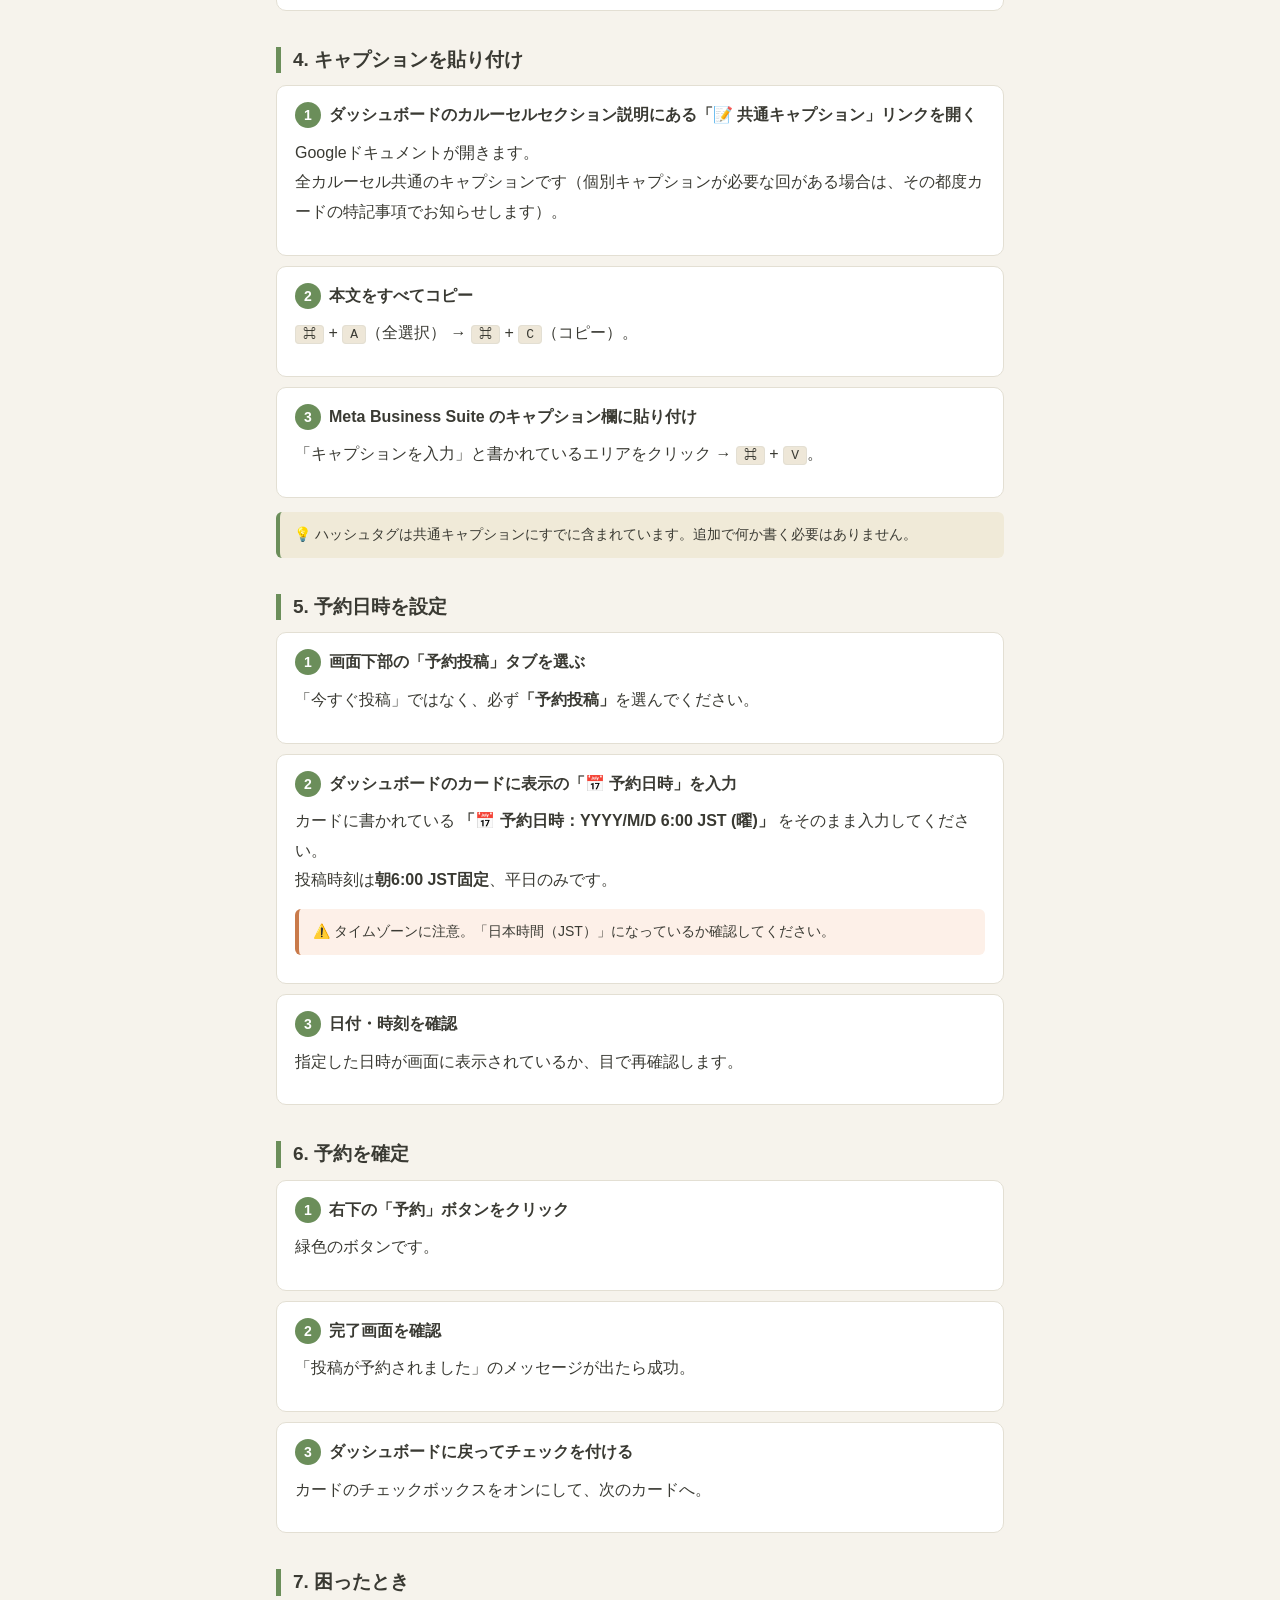
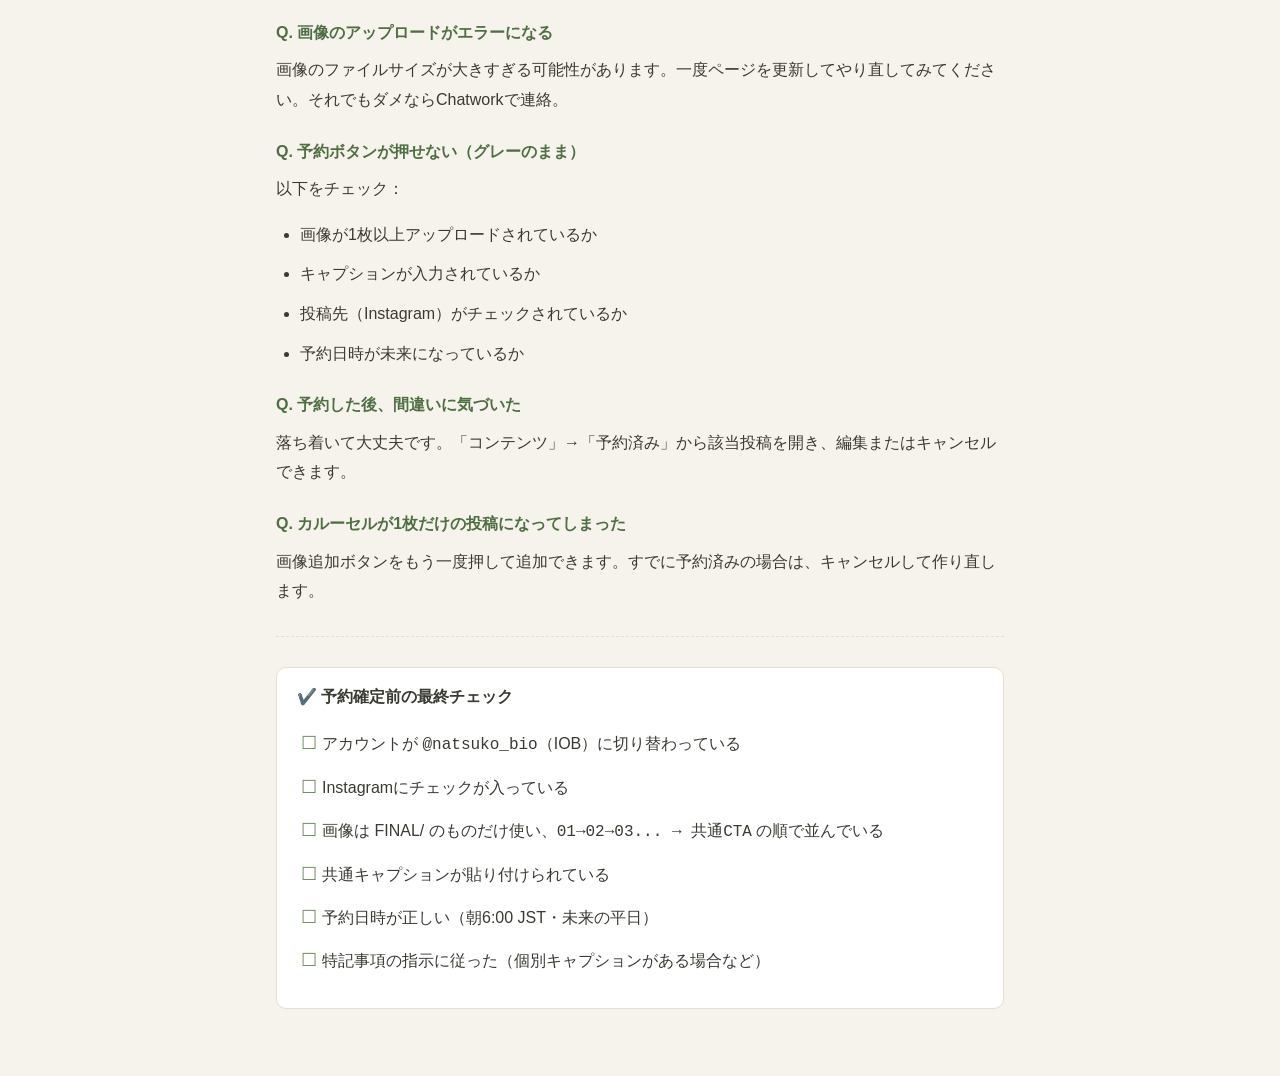
<file: manuals/meta-business.html>
<!DOCTYPE html>
<html lang="ja">
<head>
<meta charset="UTF-8">
<meta name="viewport" content="width=device-width, initial-scale=1.0">
<meta name="robots" content="noindex, nofollow">
<title>Meta Business Suite カルーセル予約手順</title>
<link rel="stylesheet" href="manual.css">
</head>
<body>
<div class="wrap">
  <a class="back" href="../index.html">← ダッシュボードに戻る</a>
  <h1>📷 Meta Business Suite でカルーセル予約</h1>
  <p class="lead">Instagramのカルーセル投稿（複数枚画像）を予約する手順です。ログインから予約完了まで、順番通りにやれば10分ほどで1件完了します。</p>

  <div class="video-box">
    <h2>🎥 まずこの動画（5〜7分）を見てください</h2>
    <p>ログインから予約確定までの一連の流れを実演しています。</p>
    <div class="video-embed" id="videoEmbed"></div>
  </div>
  <script src="videos.js"></script>
  <script>
    (function(){
      const id = (window.VIDEOS && window.VIDEOS.meta) || "";
      const el = document.getElementById("videoEmbed");
      if (id && id !== "VIDEO_ID_HERE") {
        el.innerHTML = `<iframe src="https://www.youtube.com/embed/${id}" title="Meta予約動画" allowfullscreen></iframe>`;
      } else {
        el.innerHTML = `<div class="video-placeholder">動画は準備中です。<br>準備ができるまでは、下の手順を読みながら進めてください。</div>`;
      }
    })();
  </script>

  <div class="toc">
    <strong>目次</strong>
    <ol>
      <li><a href="#login">Meta Business Suite にログイン</a></li>
      <li><a href="#open">投稿画面を開く</a></li>
      <li><a href="#media">カルーセル画像をアップロード</a></li>
      <li><a href="#caption">キャプションを貼り付け</a></li>
      <li><a href="#schedule">予約日時を設定</a></li>
      <li><a href="#confirm">予約を確定</a></li>
      <li><a href="#trouble">困ったとき</a></li>
    </ol>
  </div>

  <h2 id="login">1. Meta Business Suite にログイン</h2>
  <div class="step"><span class="step-num">1</span><strong>佳代子さんご自身のFacebookアカウントでログイン</strong>
    <p>下のURLを開いて、<strong>佳代子さん本人のFacebookアカウント</strong>でログインしてください。</p>
    <p><a href="https://business.facebook.com/" target="_blank" rel="noopener">https://business.facebook.com/</a></p>
    <div class="warn">⚠️ 担当者のログイン情報を使う必要はありません。佳代子さん本人のFBアカウントに、<code>@natsuko_bio</code> の管理者権限が付与されています。</div>
  </div>
  <div class="step"><span class="step-num">2</span><strong>アカウントを <code>@natsuko_bio</code>（IOB）に切り替え</strong>
    <p>ログイン後、画面左上のアカウント名やプロフィールアイコンをクリックすると、アクセスできるアカウント一覧が出ます。<br>
    その中から「<strong>IOB - Institut für Organic Business GmbH</strong>」または「<strong>natsuko_bio</strong>」を選択してください。</p>
    <p>切り替わったら、画面上部に該当アカウント名が表示されます。これで投稿先がInstagram <code>@natsuko_bio</code> になった状態です。</p>
  </div>
  <div class="tip">💡 2回目以降はログイン状態とアカウント選択が保持されます。毎回ログインし直す必要はありません。</div>
  <div class="tip">🔑 もし招待がまだ承認できていなかったり、<code>@natsuko_bio</code> がアカウント一覧に出てこない場合は、Chatworkで担当者に連絡してください。</div>

  <h2 id="open">2. 投稿画面を開く</h2>
  <div class="step"><span class="step-num">1</span><strong>左サイドメニューから「コンテンツ」を選ぶ</strong>
    <p>画面左側の縦長メニューの中にあります。鉛筆アイコンが目印。</p>
  </div>
  <div class="step"><span class="step-num">2</span><strong>右上の「投稿を作成」ボタンをクリック</strong>
    <p>緑色または青色のボタンです。押すと投稿作成パネルが開きます。</p>
  </div>
  <div class="step"><span class="step-num">3</span><strong>投稿先をInstagramに設定</strong>
    <p>上部に「Facebook」「Instagram」のチェックボックスがあります。
    <strong>Instagramだけ</strong>にチェック（Facebookにも出す場合は特記事項を確認してから）。</p>
  </div>

  <h2 id="media">3. カルーセル画像をアップロード</h2>
  <div class="step"><span class="step-num">1</span><strong>ダッシュボードのカードから「📁 FINAL素材」を開く</strong>
    <p>該当カルーセルのDriveフォルダが開きます。フォルダの中にある <strong>FINAL/</strong> サブフォルダを開いてください。</p>
    <div class="warn">⚠️ <code>_archive/</code> や他のサブフォルダは古い版です。<strong>FINAL/ の中身だけ</strong>を使ってください。</div>
  </div>
  <div class="step"><span class="step-num">2</span><strong>FINAL/ 内の画像をすべてダウンロード</strong>
    <p>画像は <code>01.jpg, 02.jpg, 03.jpg...</code> のように番号順に並んでいます。全選択（<span class="kbd">⌘</span> + <span class="kbd">A</span>）してダウンロード。</p>
  </div>
  <div class="step"><span class="step-num">3</span><strong>カードから「🎯 共通CTA」を開いて、共通CTA画像もダウンロード</strong>
    <p>すべてのカルーセルの<strong>最後のスライド</strong>として必ず追加するページです。</p>
  </div>
  <div class="step"><span class="step-num">4</span><strong>Meta Business Suite で「写真・動画を追加」をクリック</strong>
    <p>本体カルーセル画像を <code>01 → 02 → 03 ...</code> の順番でアップロード。<br>
    <strong>その後、最後に共通CTA画像を追加</strong>してください。</p>
    <p>例：本体が7枚なら、最後に共通CTAを足して計8枚で投稿。</p>
  </div>
  <div class="step"><span class="step-num">5</span><strong>アップロード後、画像の順番を確認</strong>
    <p>番号が小さい順（01→07）に左から並び、<strong>一番最後が共通CTA</strong>になっていることを確認します。
    違う順で並んでしまった時は、ドラッグ&ドロップで並べ替えできます。</p>
    <div class="warn">⚠️ 順番が違うと投稿の流れが崩れます。必ず <code>01 → 02 → 03... → 共通CTA</code> の順にしてください。</div>
  </div>

  <h2 id="caption">4. キャプションを貼り付け</h2>
  <div class="step"><span class="step-num">1</span><strong>ダッシュボードのカルーセルセクション説明にある「📝 共通キャプション」リンクを開く</strong>
    <p>Googleドキュメントが開きます。<br>
    全カルーセル共通のキャプションです（個別キャプションが必要な回がある場合は、その都度カードの特記事項でお知らせします）。</p>
  </div>
  <div class="step"><span class="step-num">2</span><strong>本文をすべてコピー</strong>
    <p><span class="kbd">⌘</span> + <span class="kbd">A</span>（全選択） → <span class="kbd">⌘</span> + <span class="kbd">C</span>（コピー）。</p>
  </div>
  <div class="step"><span class="step-num">3</span><strong>Meta Business Suite のキャプション欄に貼り付け</strong>
    <p>「キャプションを入力」と書かれているエリアをクリック → <span class="kbd">⌘</span> + <span class="kbd">V</span>。</p>
  </div>
  <div class="tip">💡 ハッシュタグは共通キャプションにすでに含まれています。追加で何か書く必要はありません。</div>

  <h2 id="schedule">5. 予約日時を設定</h2>
  <div class="step"><span class="step-num">1</span><strong>画面下部の「予約投稿」タブを選ぶ</strong>
    <p>「今すぐ投稿」ではなく、必ず<strong>「予約投稿」</strong>を選んでください。</p>
  </div>
  <div class="step"><span class="step-num">2</span><strong>ダッシュボードのカードに表示の「📅 予約日時」を入力</strong>
    <p>カードに書かれている <strong>「📅 予約日時：YYYY/M/D 6:00 JST (曜)」</strong> をそのまま入力してください。<br>
    投稿時刻は<strong>朝6:00 JST固定</strong>、平日のみです。</p>
    <div class="warn">⚠️ タイムゾーンに注意。「日本時間（JST）」になっているか確認してください。</div>
  </div>
  <div class="step"><span class="step-num">3</span><strong>日付・時刻を確認</strong>
    <p>指定した日時が画面に表示されているか、目で再確認します。</p>
  </div>

  <h2 id="confirm">6. 予約を確定</h2>
  <div class="step"><span class="step-num">1</span><strong>右下の「予約」ボタンをクリック</strong>
    <p>緑色のボタンです。</p>
  </div>
  <div class="step"><span class="step-num">2</span><strong>完了画面を確認</strong>
    <p>「投稿が予約されました」のメッセージが出たら成功。</p>
  </div>
  <div class="step"><span class="step-num">3</span><strong>ダッシュボードに戻ってチェックを付ける</strong>
    <p>カードのチェックボックスをオンにして、次のカードへ。</p>
  </div>

  <h2 id="trouble">7. 困ったとき</h2>

  <h3>Q. 画像のアップロードがエラーになる</h3>
  <p>画像のファイルサイズが大きすぎる可能性があります。一度ページを更新してやり直してみてください。それでもダメならChatworkで連絡。</p>

  <h3>Q. 予約ボタンが押せない（グレーのまま）</h3>
  <p>以下をチェック：</p>
  <ul>
    <li>画像が1枚以上アップロードされているか</li>
    <li>キャプションが入力されているか</li>
    <li>投稿先（Instagram）がチェックされているか</li>
    <li>予約日時が未来になっているか</li>
  </ul>

  <h3>Q. 予約した後、間違いに気づいた</h3>
  <p>落ち着いて大丈夫です。「コンテンツ」→「予約済み」から該当投稿を開き、編集またはキャンセルできます。</p>

  <h3>Q. カルーセルが1枚だけの投稿になってしまった</h3>
  <p>画像追加ボタンをもう一度押して追加できます。すでに予約済みの場合は、キャンセルして作り直します。</p>

  <hr>
  <div class="checklist">
    <strong>✔️ 予約確定前の最終チェック</strong>
    <ul>
      <li>アカウントが <code>@natsuko_bio</code>（IOB）に切り替わっている</li>
      <li>Instagramにチェックが入っている</li>
      <li>画像は FINAL/ のものだけ使い、<code>01→02→03... → 共通CTA</code> の順で並んでいる</li>
      <li>共通キャプションが貼り付けられている</li>
      <li>予約日時が正しい（朝6:00 JST・未来の平日）</li>
      <li>特記事項の指示に従った（個別キャプションがある場合など）</li>
    </ul>
  </div>
</div>
</body>
</html>
</file>
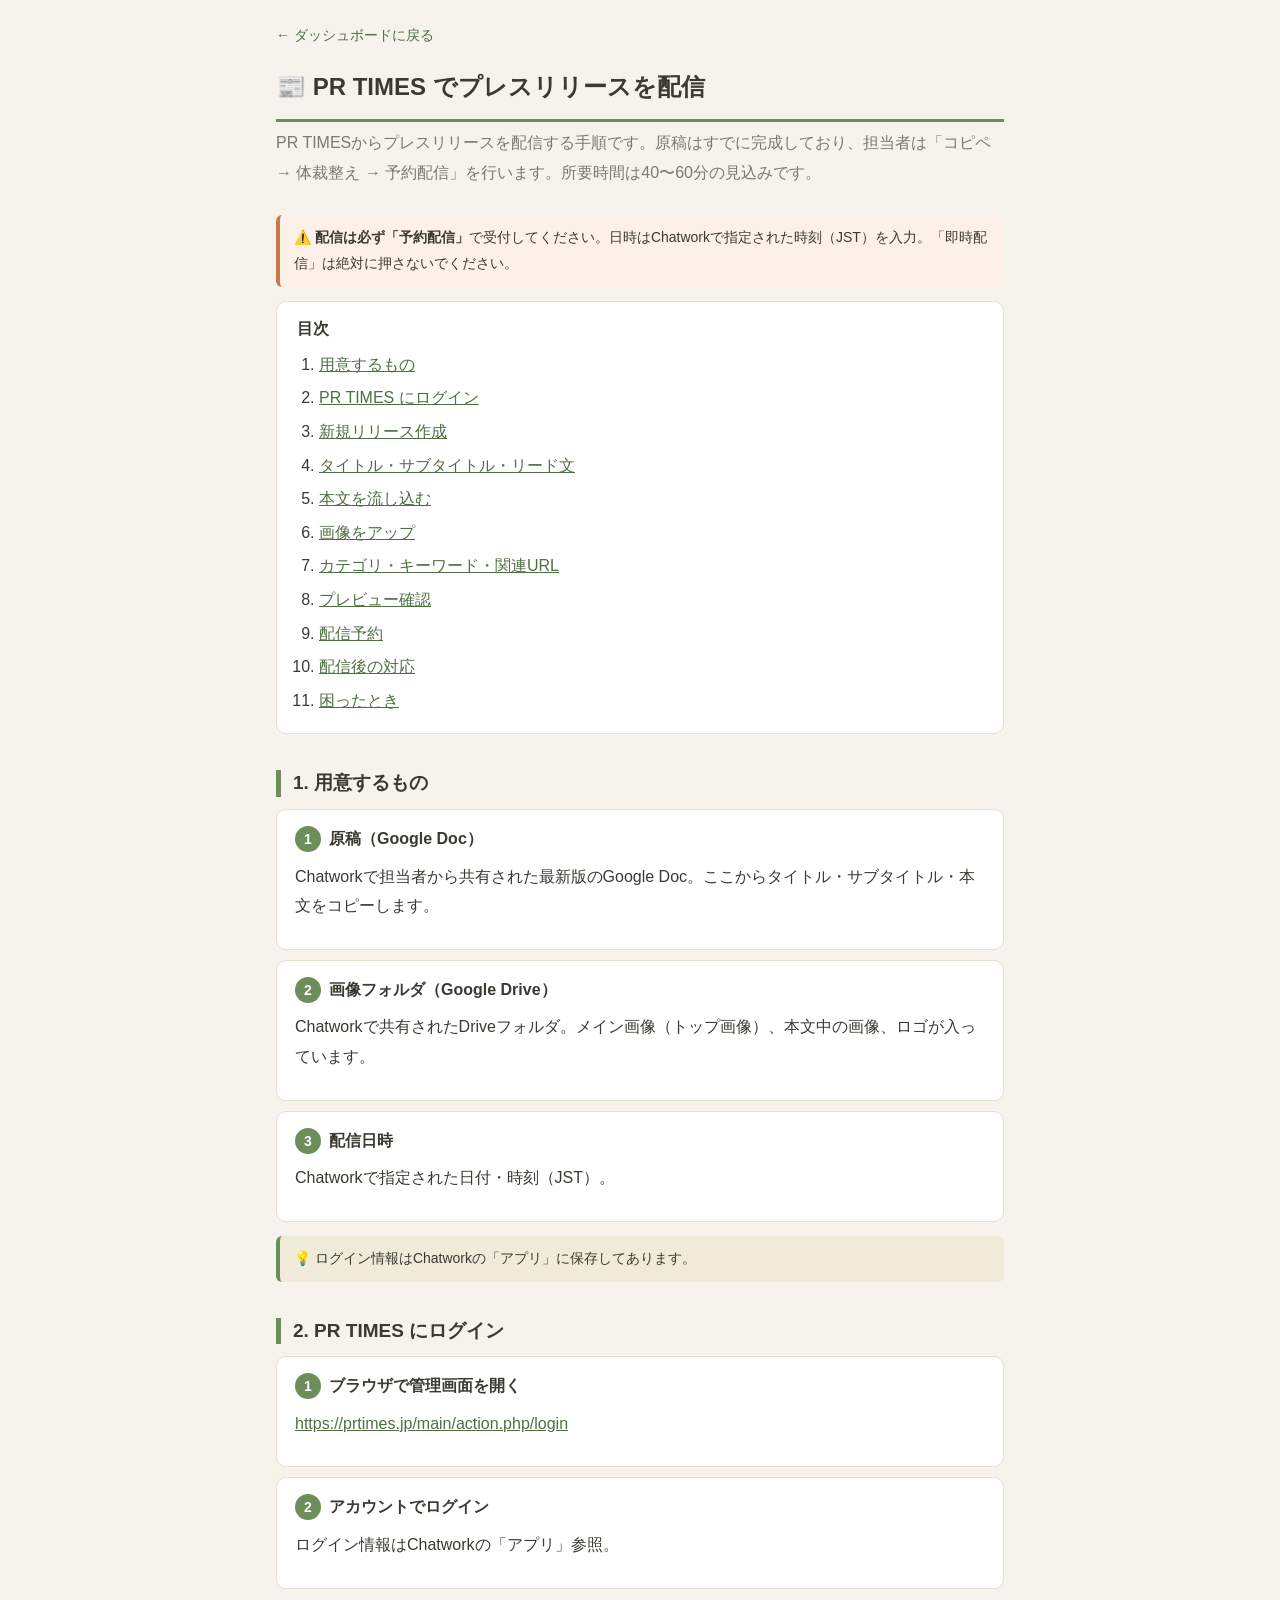
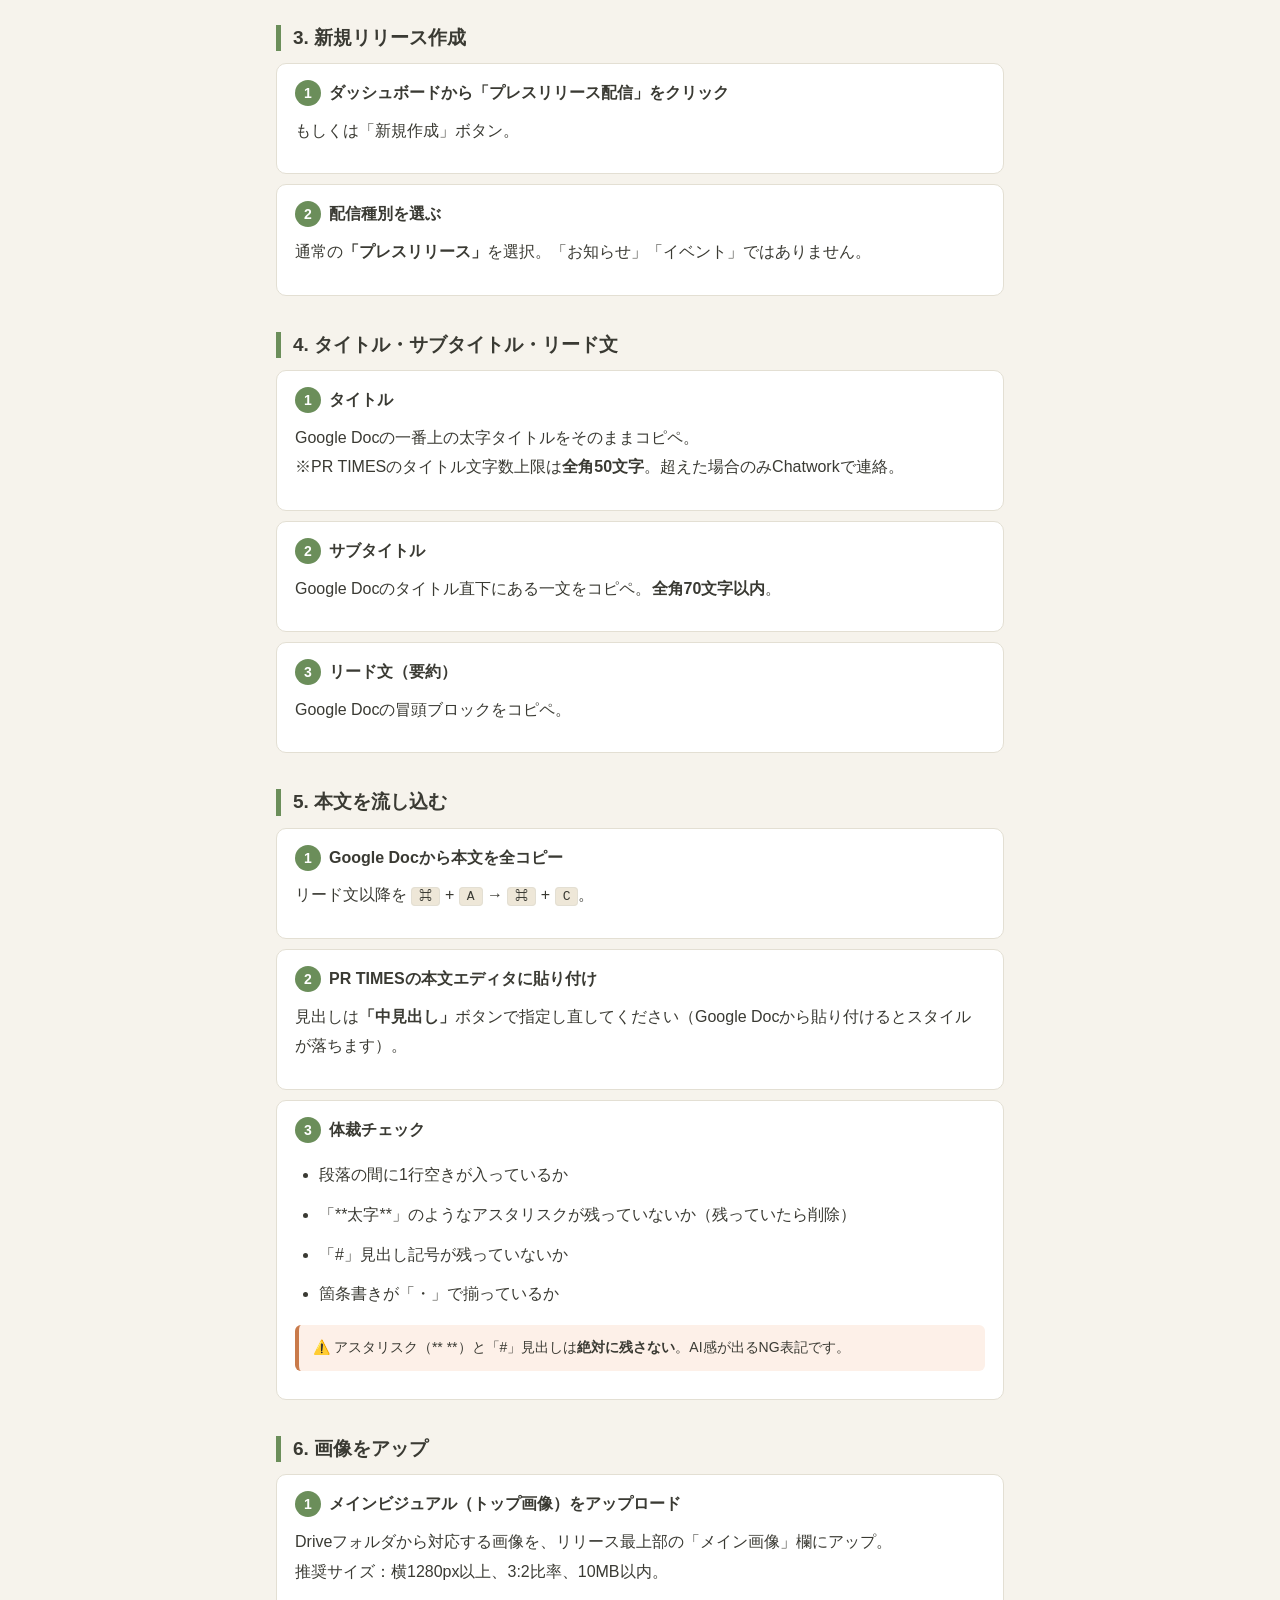
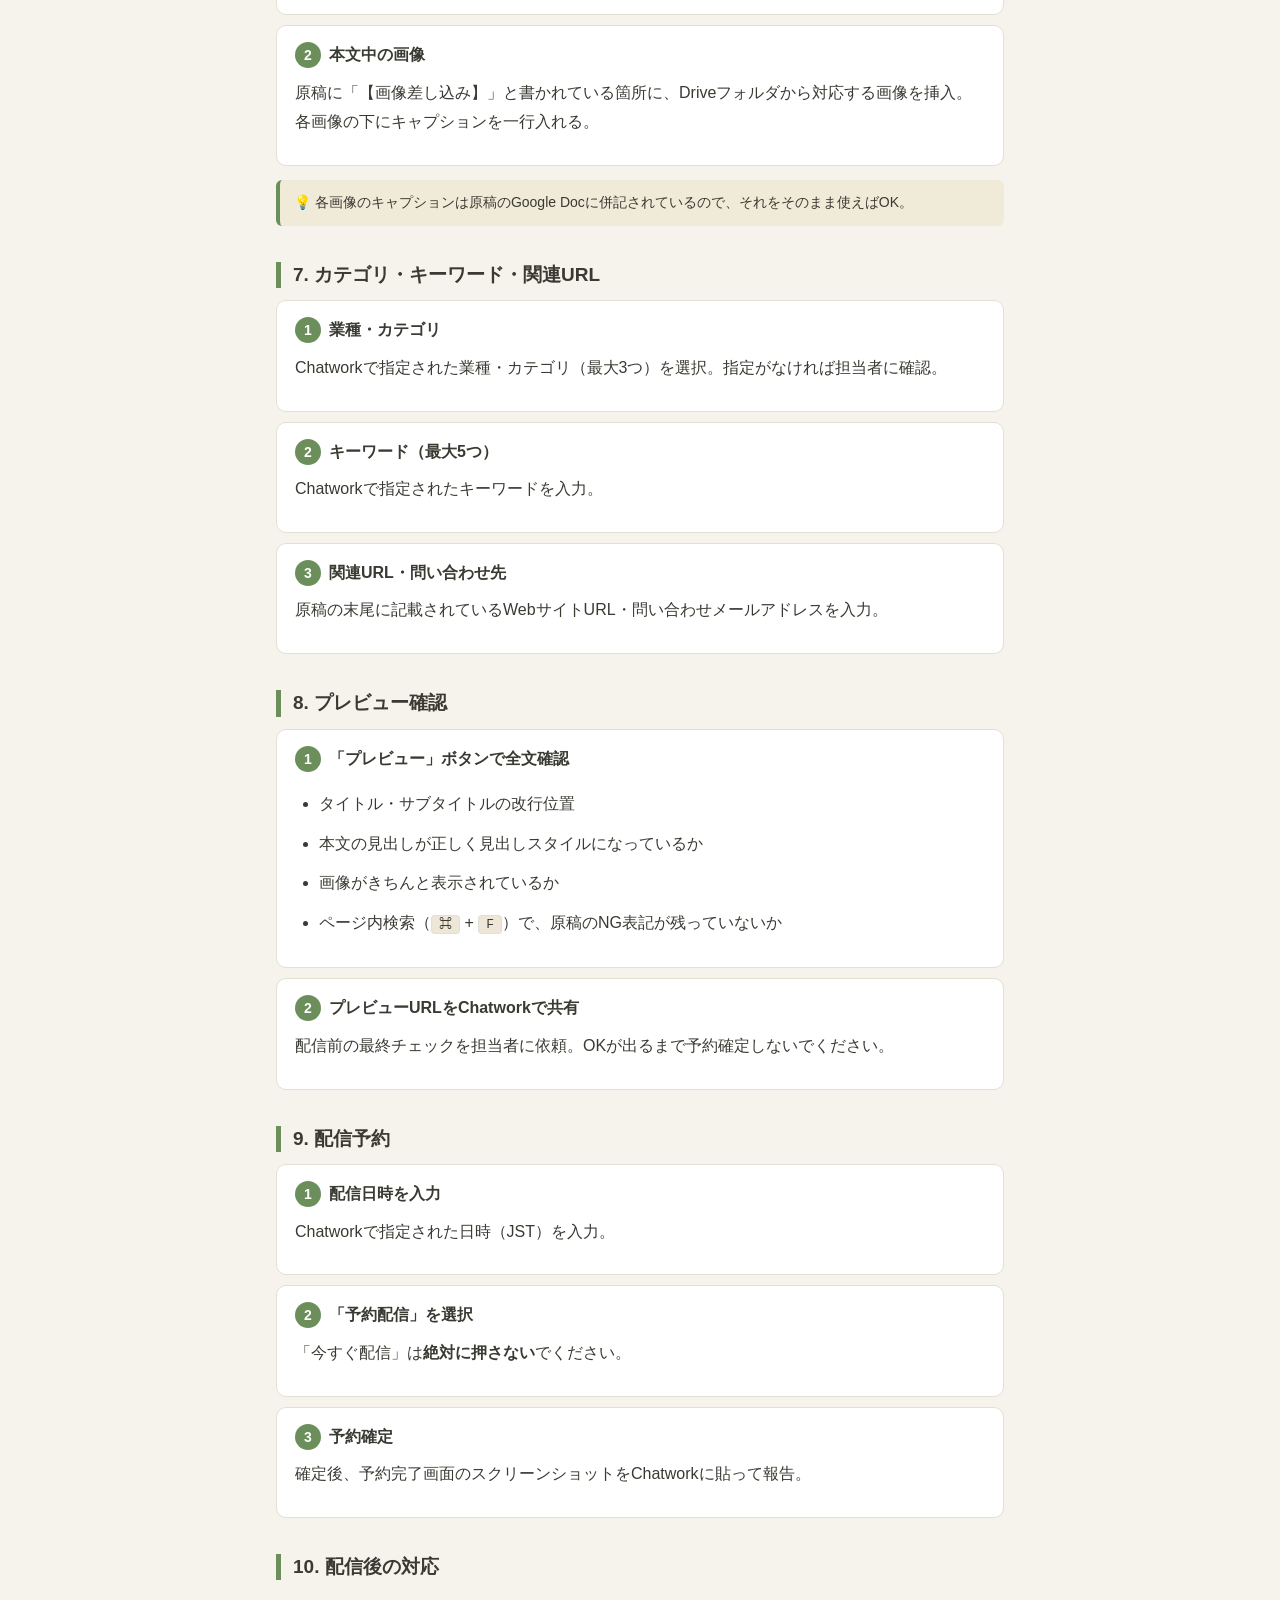
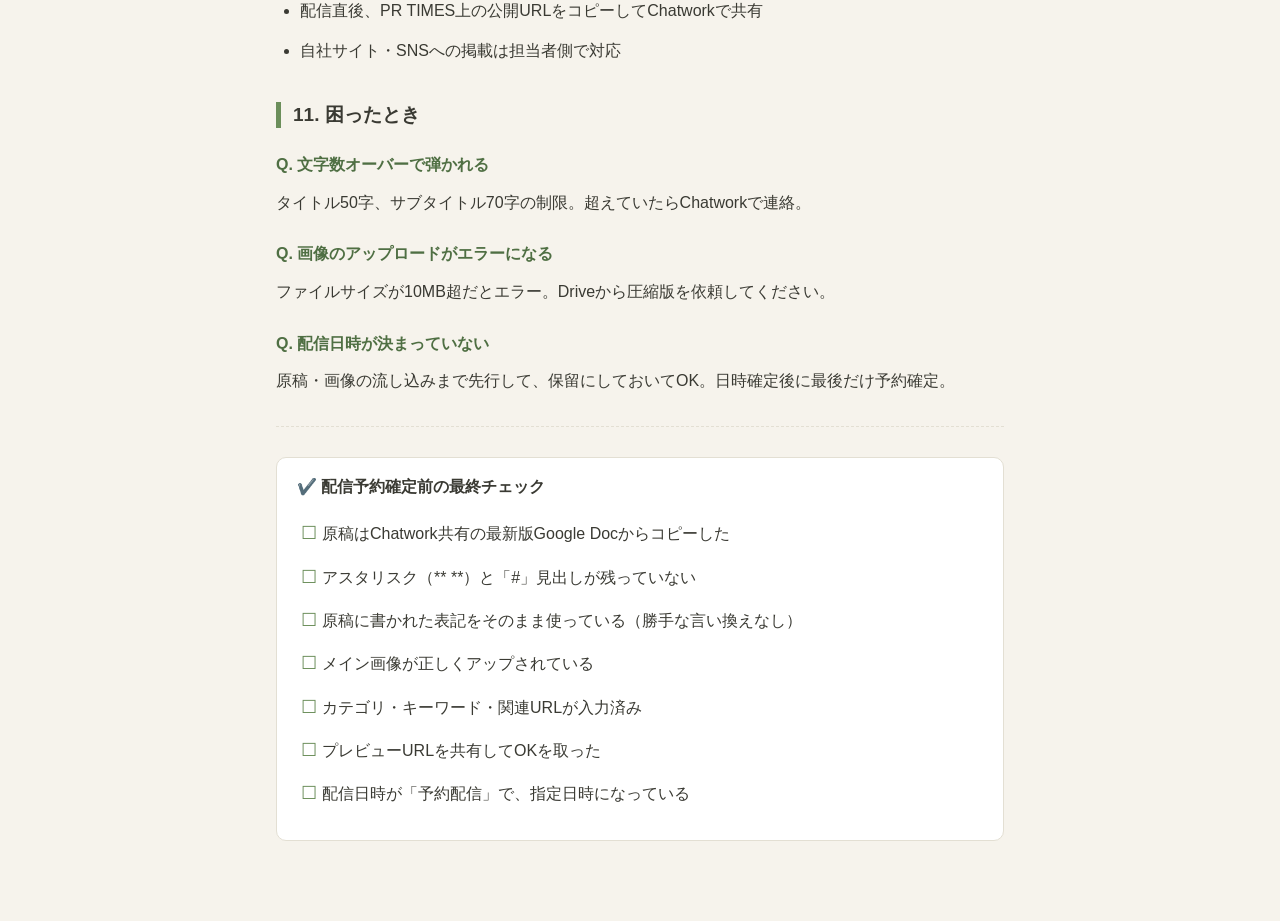
<file: manuals/prtimes.html>
<!DOCTYPE html>
<html lang="ja">
<head>
<meta charset="UTF-8">
<meta name="viewport" content="width=device-width, initial-scale=1.0">
<meta name="robots" content="noindex, nofollow">
<title>PR TIMES プレスリリース配信手順</title>
<link rel="stylesheet" href="manual.css">
</head>
<body>
<div class="wrap">
  <a class="back" href="../index.html">← ダッシュボードに戻る</a>
  <h1>📰 PR TIMES でプレスリリースを配信</h1>
  <p class="lead">PR TIMESからプレスリリースを配信する手順です。原稿はすでに完成しており、担当者は「コピペ → 体裁整え → 予約配信」を行います。所要時間は40〜60分の見込みです。</p>

  <div class="warn" style="margin:14px 0;">
    ⚠️ <strong>配信は必ず「予約配信」</strong>で受付してください。日時はChatworkで指定された時刻（JST）を入力。「即時配信」は絶対に押さないでください。
  </div>

  <div class="toc">
    <strong>目次</strong>
    <ol>
      <li><a href="#assets">用意するもの</a></li>
      <li><a href="#login">PR TIMES にログイン</a></li>
      <li><a href="#new">新規リリース作成</a></li>
      <li><a href="#basic">タイトル・サブタイトル・リード文</a></li>
      <li><a href="#body">本文を流し込む</a></li>
      <li><a href="#image">画像をアップ</a></li>
      <li><a href="#meta">カテゴリ・キーワード・関連URL</a></li>
      <li><a href="#preview">プレビュー確認</a></li>
      <li><a href="#schedule">配信予約</a></li>
      <li><a href="#after">配信後の対応</a></li>
      <li><a href="#trouble">困ったとき</a></li>
    </ol>
  </div>

  <h2 id="assets">1. 用意するもの</h2>
  <div class="step"><span class="step-num">1</span><strong>原稿（Google Doc）</strong>
    <p>Chatworkで担当者から共有された最新版のGoogle Doc。ここからタイトル・サブタイトル・本文をコピーします。</p>
  </div>
  <div class="step"><span class="step-num">2</span><strong>画像フォルダ（Google Drive）</strong>
    <p>Chatworkで共有されたDriveフォルダ。メイン画像（トップ画像）、本文中の画像、ロゴが入っています。</p>
  </div>
  <div class="step"><span class="step-num">3</span><strong>配信日時</strong>
    <p>Chatworkで指定された日付・時刻（JST）。</p>
  </div>
  <div class="tip">💡 ログイン情報はChatworkの「アプリ」に保存してあります。</div>

  <h2 id="login">2. PR TIMES にログイン</h2>
  <div class="step"><span class="step-num">1</span><strong>ブラウザで管理画面を開く</strong>
    <p><a href="https://prtimes.jp/main/action.php/login" target="_blank" rel="noopener">https://prtimes.jp/main/action.php/login</a></p>
  </div>
  <div class="step"><span class="step-num">2</span><strong>アカウントでログイン</strong>
    <p>ログイン情報はChatworkの「アプリ」参照。</p>
  </div>

  <h2 id="new">3. 新規リリース作成</h2>
  <div class="step"><span class="step-num">1</span><strong>ダッシュボードから「プレスリリース配信」をクリック</strong>
    <p>もしくは「新規作成」ボタン。</p>
  </div>
  <div class="step"><span class="step-num">2</span><strong>配信種別を選ぶ</strong>
    <p>通常の<strong>「プレスリリース」</strong>を選択。「お知らせ」「イベント」ではありません。</p>
  </div>

  <h2 id="basic">4. タイトル・サブタイトル・リード文</h2>
  <div class="step"><span class="step-num">1</span><strong>タイトル</strong>
    <p>Google Docの一番上の太字タイトルをそのままコピペ。<br>※PR TIMESのタイトル文字数上限は<strong>全角50文字</strong>。超えた場合のみChatworkで連絡。</p>
  </div>
  <div class="step"><span class="step-num">2</span><strong>サブタイトル</strong>
    <p>Google Docのタイトル直下にある一文をコピペ。<strong>全角70文字以内</strong>。</p>
  </div>
  <div class="step"><span class="step-num">3</span><strong>リード文（要約）</strong>
    <p>Google Docの冒頭ブロックをコピペ。</p>
  </div>

  <h2 id="body">5. 本文を流し込む</h2>
  <div class="step"><span class="step-num">1</span><strong>Google Docから本文を全コピー</strong>
    <p>リード文以降を <span class="kbd">⌘</span> + <span class="kbd">A</span> → <span class="kbd">⌘</span> + <span class="kbd">C</span>。</p>
  </div>
  <div class="step"><span class="step-num">2</span><strong>PR TIMESの本文エディタに貼り付け</strong>
    <p>見出しは<strong>「中見出し」</strong>ボタンで指定し直してください（Google Docから貼り付けるとスタイルが落ちます）。</p>
  </div>
  <div class="step"><span class="step-num">3</span><strong>体裁チェック</strong>
    <ul>
      <li>段落の間に1行空きが入っているか</li>
      <li>「**太字**」のようなアスタリスクが残っていないか（残っていたら削除）</li>
      <li>「#」見出し記号が残っていないか</li>
      <li>箇条書きが「・」で揃っているか</li>
    </ul>
    <div class="warn">⚠️ アスタリスク（** **）と「#」見出しは<strong>絶対に残さない</strong>。AI感が出るNG表記です。</div>
  </div>

  <h2 id="image">6. 画像をアップ</h2>
  <div class="step"><span class="step-num">1</span><strong>メインビジュアル（トップ画像）をアップロード</strong>
    <p>Driveフォルダから対応する画像を、リリース最上部の「メイン画像」欄にアップ。<br>推奨サイズ：横1280px以上、3:2比率、10MB以内。</p>
  </div>
  <div class="step"><span class="step-num">2</span><strong>本文中の画像</strong>
    <p>原稿に「【画像差し込み】」と書かれている箇所に、Driveフォルダから対応する画像を挿入。各画像の下にキャプションを一行入れる。</p>
  </div>
  <div class="tip">💡 各画像のキャプションは原稿のGoogle Docに併記されているので、それをそのまま使えばOK。</div>

  <h2 id="meta">7. カテゴリ・キーワード・関連URL</h2>
  <div class="step"><span class="step-num">1</span><strong>業種・カテゴリ</strong>
    <p>Chatworkで指定された業種・カテゴリ（最大3つ）を選択。指定がなければ担当者に確認。</p>
  </div>
  <div class="step"><span class="step-num">2</span><strong>キーワード（最大5つ）</strong>
    <p>Chatworkで指定されたキーワードを入力。</p>
  </div>
  <div class="step"><span class="step-num">3</span><strong>関連URL・問い合わせ先</strong>
    <p>原稿の末尾に記載されているWebサイトURL・問い合わせメールアドレスを入力。</p>
  </div>

  <h2 id="preview">8. プレビュー確認</h2>
  <div class="step"><span class="step-num">1</span><strong>「プレビュー」ボタンで全文確認</strong>
    <ul>
      <li>タイトル・サブタイトルの改行位置</li>
      <li>本文の見出しが正しく見出しスタイルになっているか</li>
      <li>画像がきちんと表示されているか</li>
      <li>ページ内検索（<span class="kbd">⌘</span> + <span class="kbd">F</span>）で、原稿のNG表記が残っていないか</li>
    </ul>
  </div>
  <div class="step"><span class="step-num">2</span><strong>プレビューURLをChatworkで共有</strong>
    <p>配信前の最終チェックを担当者に依頼。OKが出るまで予約確定しないでください。</p>
  </div>

  <h2 id="schedule">9. 配信予約</h2>
  <div class="step"><span class="step-num">1</span><strong>配信日時を入力</strong>
    <p>Chatworkで指定された日時（JST）を入力。</p>
  </div>
  <div class="step"><span class="step-num">2</span><strong>「予約配信」を選択</strong>
    <p>「今すぐ配信」は<strong>絶対に押さない</strong>でください。</p>
  </div>
  <div class="step"><span class="step-num">3</span><strong>予約確定</strong>
    <p>確定後、予約完了画面のスクリーンショットをChatworkに貼って報告。</p>
  </div>

  <h2 id="after">10. 配信後の対応</h2>
  <ul>
    <li>配信直後、PR TIMES上の公開URLをコピーしてChatworkで共有</li>
    <li>自社サイト・SNSへの掲載は担当者側で対応</li>
  </ul>

  <h2 id="trouble">11. 困ったとき</h2>

  <h3>Q. 文字数オーバーで弾かれる</h3>
  <p>タイトル50字、サブタイトル70字の制限。超えていたらChatworkで連絡。</p>

  <h3>Q. 画像のアップロードがエラーになる</h3>
  <p>ファイルサイズが10MB超だとエラー。Driveから圧縮版を依頼してください。</p>

  <h3>Q. 配信日時が決まっていない</h3>
  <p>原稿・画像の流し込みまで先行して、保留にしておいてOK。日時確定後に最後だけ予約確定。</p>

  <hr>
  <div class="checklist">
    <strong>✔️ 配信予約確定前の最終チェック</strong>
    <ul>
      <li>原稿はChatwork共有の最新版Google Docからコピーした</li>
      <li>アスタリスク（** **）と「#」見出しが残っていない</li>
      <li>原稿に書かれた表記をそのまま使っている（勝手な言い換えなし）</li>
      <li>メイン画像が正しくアップされている</li>
      <li>カテゴリ・キーワード・関連URLが入力済み</li>
      <li>プレビューURLを共有してOKを取った</li>
      <li>配信日時が「予約配信」で、指定日時になっている</li>
    </ul>
  </div>
</div>
</body>
</html>
</file>
<file: style.css>
:root {
  --bg: #f6f3ec;
  --card: #ffffff;
  --ink: #3a3a33;
  --muted: #7a7a6d;
  --accent: #6b8e5a;
  --accent-dark: #4f6f43;
  --line: #e3dfd3;
  --warn: #c97a4a;
  --tip: #f0ead8;
}
* { box-sizing: border-box; }
html, body {
  margin: 0; padding: 0;
  background: var(--bg); color: var(--ink);
  font-family: -apple-system, BlinkMacSystemFont, "Hiragino Sans", "Noto Sans JP", sans-serif;
  line-height: 1.6;
}
.container { max-width: 860px; margin: 0 auto; padding: 20px 16px 60px; }
.head { text-align: center; margin-bottom: 24px; }
.head h1 { margin: 0 0 4px; font-size: 24px; }
.sub { color: var(--muted); margin: 0 0 12px; }
.btn-ghost {
  background: transparent; border: 1px solid var(--line);
  padding: 6px 14px; border-radius: 20px; cursor: pointer; color: var(--ink);
}
.btn-ghost:hover { background: var(--line); }

.manual-bar {
  background: #fff; border: 1px solid var(--line); border-radius: 12px;
  padding: 10px 14px; margin-bottom: 16px;
  display: flex; flex-wrap: wrap; gap: 10px 14px; align-items: center;
  font-size: 14px;
}
.manual-bar .manual-label { font-weight: 600; color: var(--accent-dark); }
.manual-bar a { color: var(--ink); text-decoration: none; border-bottom: 1px dotted var(--accent); padding-bottom: 1px; }
.manual-bar a:hover { color: var(--accent-dark); }

.calendar-link {
  display: block; text-align: center; margin: 0 0 20px;
  background: var(--accent); color: #fff; text-decoration: none;
  padding: 12px 16px; border-radius: 12px; font-weight: 600; font-size: 15px;
  border: 1px solid var(--accent-dark);
}
.calendar-link:hover { background: var(--accent-dark); }

.progress-wrap { background: var(--card); border-radius: 12px; padding: 14px 16px; margin-bottom: 20px; border: 1px solid var(--line); }
.progress-text { font-weight: 600; margin-bottom: 8px; }
.progress-bar { height: 10px; background: var(--line); border-radius: 6px; overflow: hidden; }
.progress-fill { height: 100%; width: 0%; background: var(--accent); transition: width .3s; }

.batch { margin-bottom: 28px; }
.batch h2 { font-size: 18px; margin: 0 0 4px; display: flex; flex-wrap: wrap; align-items: center; gap: 8px; }
.batch-theme { display: inline-block; background: var(--tip, #f0ead8); color: var(--accent-dark); padding: 2px 10px; border-radius: 12px; font-size: 13px; font-weight: 600; }
.batch-note { color: var(--muted); font-size: 13px; margin: 0 0 12px; }
.count { color: var(--muted); font-size: 14px; font-weight: normal; }
.cards { display: grid; gap: 12px; }

.card {
  background: var(--card); border: 1px solid var(--line); border-radius: 12px;
  padding: 14px; display: grid; gap: 10px;
  transition: opacity 0.3s ease, transform 0.3s ease;
}
.card.done { opacity: 0.6; background: #efece3; }
.card.fading-out { opacity: 0; transform: scale(0.97); }
.done-badge {
  display: inline-block;
  background: var(--accent);
  color: #fff;
  font-size: 12px;
  font-weight: 600;
  padding: 2px 8px;
  border-radius: 10px;
  margin-left: auto;
}
.card-top { display: flex; align-items: center; gap: 10px; flex-wrap: wrap; }
.card-top input[type=checkbox] { width: 20px; height: 20px; accent-color: var(--accent); }
.card-top input[type=checkbox]:disabled { cursor: not-allowed; opacity: 0.7; }
.num { font-weight: 700; color: var(--accent-dark); }
.media { background: var(--accent); color: #fff; padding: 2px 10px; border-radius: 12px; font-size: 12px; }
.when { color: var(--muted); font-size: 14px; }
.links { display: flex; flex-wrap: wrap; gap: 8px; }
.links a {
  display: inline-block; padding: 6px 12px; border-radius: 8px;
  background: #eee7d8; color: var(--ink); text-decoration: none; font-size: 14px;
  border: 1px solid var(--line);
}
.links a:hover { background: #e2d9c3; }
.note { font-size: 13px; color: var(--warn); background: #fdf5ee; padding: 6px 10px; border-radius: 8px; }
.step-title { font-weight: 700; font-size: 15px; color: var(--ink); margin: 2px 0 4px; }

.done-wrap { text-align: center; margin-top: 30px; }
.btn-primary {
  background: var(--accent); color: #fff; border: none;
  padding: 12px 28px; border-radius: 24px; font-size: 15px; cursor: pointer;
}
.btn-primary:hover { background: var(--accent-dark); }
.done-msg { margin-top: 14px; color: var(--accent-dark); font-weight: 600; }

.foot { text-align: center; margin-top: 30px; color: var(--muted); }

.empty { color: var(--muted); padding: 10px 0; }
.error { background: #fdecec; color: #a33; padding: 12px; border-radius: 8px; }

@media (max-width: 480px) {
  .head h1 { font-size: 20px; }
  .card { padding: 12px; }
}
</file>
<file: manuals/manual.css>
:root {
  --bg: #f6f3ec;
  --card: #ffffff;
  --ink: #3a3a33;
  --muted: #7a7a6d;
  --accent: #6b8e5a;
  --accent-dark: #4f6f43;
  --line: #e3dfd3;
  --warn: #c97a4a;
  --tip: #f0ead8;
}
* { box-sizing: border-box; }
html, body {
  margin: 0; padding: 0;
  background: var(--bg); color: var(--ink);
  font-family: -apple-system, BlinkMacSystemFont, "Hiragino Sans", "Noto Sans JP", sans-serif;
  line-height: 1.85;
  font-size: 16px;
}
.wrap { max-width: 760px; margin: 0 auto; padding: 20px 16px 80px; }
.back { display: inline-block; margin-bottom: 16px; color: var(--accent-dark); text-decoration: none; font-size: 14px; }
.back:hover { text-decoration: underline; }
h1 { font-size: 24px; margin: 0 0 6px; border-bottom: 3px solid var(--accent); padding-bottom: 10px; }
.lead { color: var(--muted); margin: 0 0 28px; }
h2 {
  font-size: 19px; margin: 36px 0 12px; padding-left: 12px;
  border-left: 5px solid var(--accent); line-height: 1.4;
}
h3 { font-size: 16px; margin: 22px 0 8px; color: var(--accent-dark); }
p { margin: 8px 0 14px; }
ol, ul { padding-left: 24px; }
ol li, ul li { margin-bottom: 10px; }
.step {
  background: #fff; border: 1px solid var(--line); border-radius: 10px;
  padding: 14px 18px; margin: 10px 0;
}
.step-num {
  display: inline-block; background: var(--accent); color: #fff;
  width: 26px; height: 26px; border-radius: 50%; text-align: center;
  line-height: 26px; font-weight: 700; margin-right: 8px; font-size: 14px;
}
.tip {
  background: var(--tip); border-left: 4px solid var(--accent);
  padding: 10px 14px; border-radius: 6px; margin: 14px 0;
  font-size: 14px;
}
.warn {
  background: #fdf0e8; border-left: 4px solid var(--warn);
  padding: 10px 14px; border-radius: 6px; margin: 14px 0;
  font-size: 14px;
}
.kbd {
  background: #eee7d8; border: 1px solid var(--line);
  padding: 1px 7px; border-radius: 4px; font-size: 13px;
  font-family: -apple-system, monospace;
}
.screenshot-note {
  font-size: 13px; color: var(--muted); font-style: italic; margin: 4px 0 12px;
}
a { color: var(--accent-dark); }
hr { border: none; border-top: 1px dashed var(--line); margin: 30px 0; }
.toc {
  background: #fff; border: 1px solid var(--line); border-radius: 10px;
  padding: 12px 20px; margin-bottom: 24px;
}
.toc ol { margin: 6px 0; padding-left: 22px; }
.toc li { margin-bottom: 4px; }
.checklist { background: #fff; border: 1px solid var(--line); border-radius: 10px; padding: 14px 20px; }
.checklist li { list-style: none; margin-left: -20px; }
.checklist li::before { content: "☐ "; color: var(--accent); font-size: 18px; }
.video-box {
  background: #fff; border: 2px solid var(--accent); border-radius: 12px;
  padding: 16px 18px; margin: 20px 0 28px;
}
.video-box h2 { margin-top: 0; border: none; padding: 0; font-size: 17px; color: var(--accent-dark); }
.video-box .video-embed { position: relative; padding-bottom: 56.25%; height: 0; margin-top: 12px; border-radius: 8px; overflow: hidden; background: #000; }
.video-box .video-embed iframe { position: absolute; top: 0; left: 0; width: 100%; height: 100%; border: 0; }
.video-placeholder { display: flex; align-items: center; justify-content: center; color: #ccc; font-size: 14px; height: 100%; position: absolute; inset: 0; background: #2a2a2a; text-align: center; padding: 20px; }

@media (max-width: 480px) {
  h1 { font-size: 20px; }
  h2 { font-size: 17px; }
}
</file>
